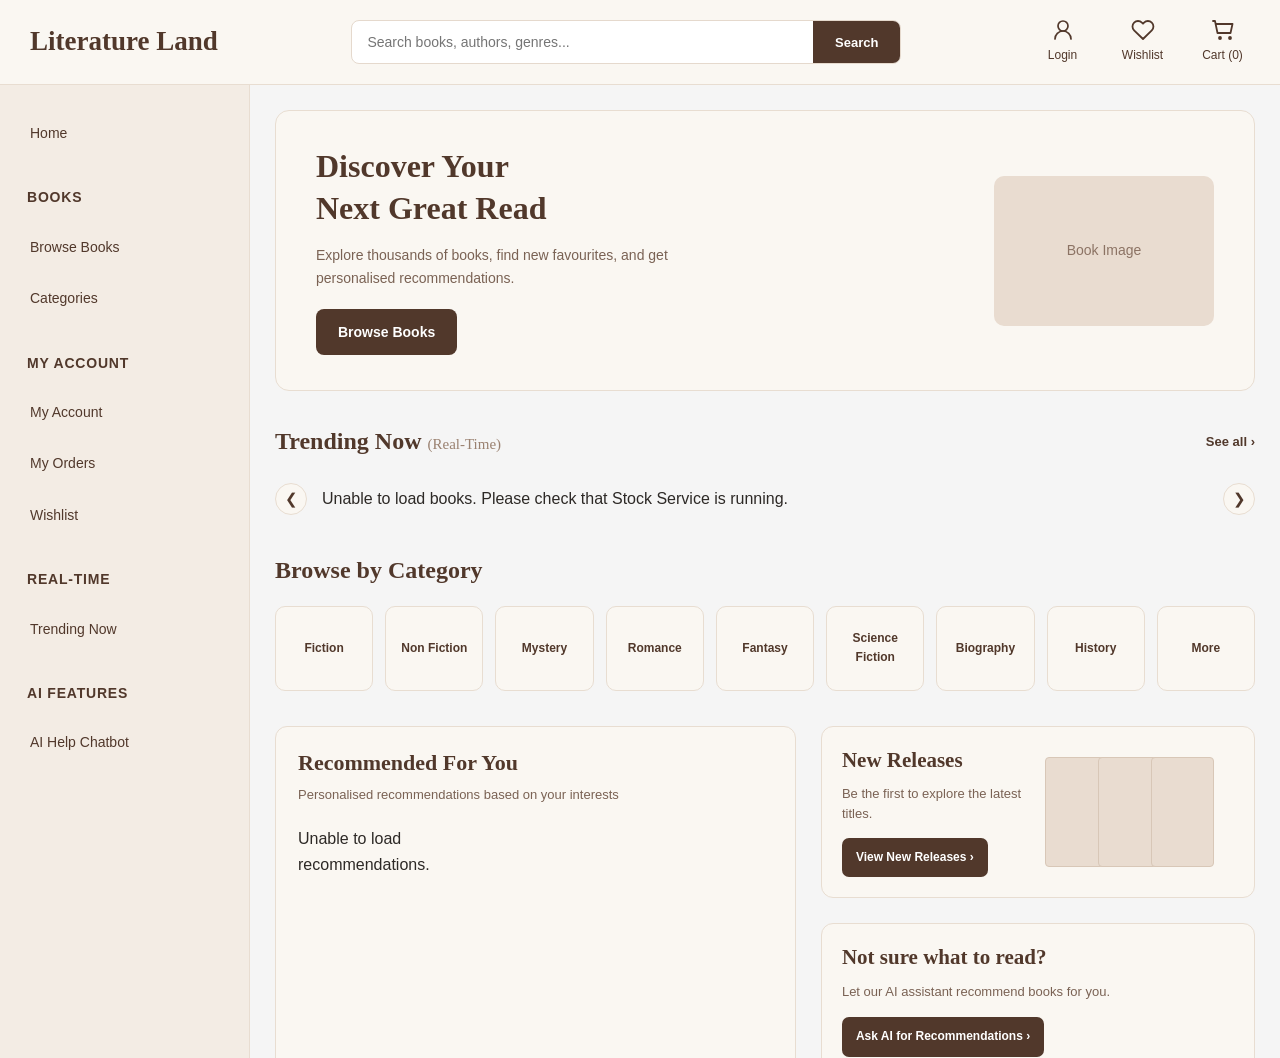
<file: frontend/index.html>
<!DOCTYPE html>
<html lang="en">

<head>
    <meta charset="UTF-8">
    <meta name="viewport" content="width=device-width, initial-scale=1.0">

    <title>Literature Land</title>

    <!-- SEND VISITORS TO THE HOME PAGE -->
    <meta http-equiv="refresh" content="0; url=home/home.html">
</head>

<body>
    <a href="home/home.html">Go to Literature Land</a>
</body>

</html>
</file>
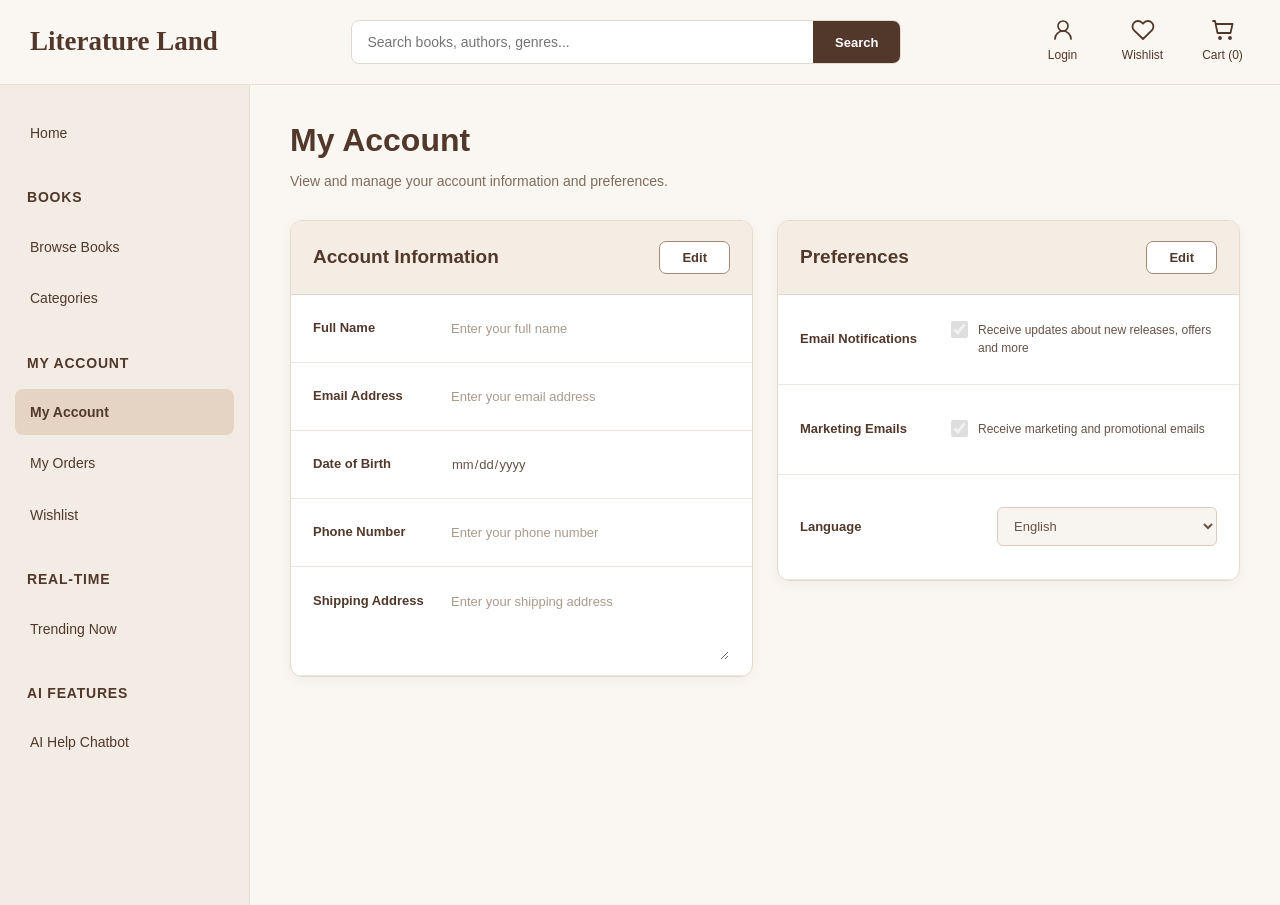
<file: frontend/account/account.html>
<!DOCTYPE html>
<html lang="en">

<head>
    <meta charset="UTF-8">
    <meta name="viewport" content="width=device-width, initial-scale=1.0">

    <title>My Account | Literature Land</title>

    <!-- SHARED STYLES -->
    <link rel="stylesheet" href="../css/global.css">

    <!-- ACCOUNT STYLES -->
    <link rel="stylesheet" href="account.css">
</head>

<body>

    <!-- SHARED HEADER -->
    <div id="header-container"></div>

    <div class="page-container">

        <!-- SHARED SIDEBAR -->
        <aside class="sidebar" id="sidebar-container"></aside>

        <!-- ACCOUNT CONTENT -->
        <main class="account-main">

            <!-- PAGE HEADING -->
            <div class="account-heading">
                <h1>My Account</h1>
                <p>View and manage your account information and preferences.</p>
            </div>

            <!-- ACCOUNT SECTIONS -->
            <div class="account-grid">

                <!-- ACCOUNT INFORMATION -->
                <section class="account-card">

                    <div class="account-card-header">
                        <h2>Account Information</h2>

                        <button
                            type="button"
                            class="account-edit-button"
                            id="editAccountButton">
                            Edit
                        </button>
                    </div>

                    <form id="accountInformationForm">

                        <!-- FULL NAME -->
                        <div class="account-field">
                            <label for="accountFullName">Full Name</label>

                            <input
                                type="text"
                                id="accountFullName"
                                name="fullName"
                                placeholder="Enter your full name"
                                autocomplete="name"
                                required
                                disabled>
                        </div>

                        <!-- EMAIL ADDRESS -->
                        <div class="account-field">
                            <label for="accountEmail">Email Address</label>

                            <input
                                type="email"
                                id="accountEmail"
                                name="email"
                                placeholder="Enter your email address"
                                autocomplete="email"
                                required
                                disabled>
                        </div>

                        <!-- DATE OF BIRTH -->
                        <div class="account-field">
                            <label for="accountDateOfBirth">Date of Birth</label>

                            <input
                                type="date"
                                id="accountDateOfBirth"
                                name="dateOfBirth"
                                disabled>
                        </div>

                        <!-- PHONE NUMBER -->
                        <div class="account-field">
                            <label for="accountPhone">Phone Number</label>

                            <input
                                type="tel"
                                id="accountPhone"
                                name="phone"
                                placeholder="Enter your phone number"
                                autocomplete="tel"
                                disabled>
                        </div>

                        <!-- SHIPPING ADDRESS -->
                        <div class="account-field address-field">
                            <label for="accountShippingAddress">
                                Shipping Address
                            </label>

                            <textarea
                                id="accountShippingAddress"
                                name="shippingAddress"
                                rows="3"
                                placeholder="Enter your shipping address"
                                autocomplete="street-address"
                                disabled></textarea>
                        </div>

                        <!-- ACCOUNT ACTIONS -->
                        <div class="account-actions" id="accountActions" hidden>

                            <button
                                type="button"
                                class="account-cancel-button"
                                id="cancelAccountButton">
                                Cancel
                            </button>

                            <button
                                type="submit"
                                class="account-save-button">
                                Save Changes
                            </button>

                        </div>

                    </form>

                </section>

                <!-- PREFERENCES -->
                <section class="account-card">

                    <div class="account-card-header">
                        <h2>Preferences</h2>

                        <button
                            type="button"
                            class="account-edit-button"
                            id="editPreferencesButton">
                            Edit
                        </button>
                    </div>

                    <form id="preferencesForm">

                        <!-- EMAIL NOTIFICATIONS -->
                        <div class="preference-field">

                            <label for="emailNotifications">
                                Email Notifications
                            </label>

                            <div class="preference-control">
                                <input
                                    type="checkbox"
                                    id="emailNotifications"
                                    name="emailNotifications"
                                    checked
                                    disabled>

                                <label for="emailNotifications">
                                    Receive updates about new releases, offers and more
                                </label>
                            </div>

                        </div>

                        <!-- MARKETING EMAILS -->
                        <div class="preference-field">

                            <label for="marketingEmails">
                                Marketing Emails
                            </label>

                            <div class="preference-control">
                                <input
                                    type="checkbox"
                                    id="marketingEmails"
                                    name="marketingEmails"
                                    checked
                                    disabled>

                                <label for="marketingEmails">
                                    Receive marketing and promotional emails
                                </label>
                            </div>

                        </div>

                        <!-- LANGUAGE -->
                        <div class="preference-field language-field">

                            <label for="accountLanguage">
                                Language
                            </label>

                            <select
                                id="accountLanguage"
                                name="language"
                                disabled>

                                <option value="English">English</option>
                                <option value="Nepali">Nepali</option>
                                <option value="Hindi">Hindi</option>
                                <option value="Spanish">Spanish</option>
                                <option value="French">French</option>

                            </select>

                        </div>

                        <!-- PREFERENCES ACTIONS -->
                        <div
                            class="account-actions"
                            id="preferencesActions"
                            hidden>

                            <button
                                type="button"
                                class="account-cancel-button"
                                id="cancelPreferencesButton">
                                Cancel
                            </button>

                            <button
                                type="submit"
                                class="account-save-button">
                                Save Changes
                            </button>

                        </div>

                    </form>

                </section>

            </div>

            <!-- FEEDBACK MESSAGE -->
            <p
                id="accountMessage"
                class="account-message"
                role="status"
                aria-live="polite"
                hidden></p>

        </main>

    </div>

    <!-- SHARED CART COUNTER -->
    <script src="../components/cart-header.js"></script>

    <!-- ACCOUNT JAVASCRIPT -->
    <script src="account.js"></script>

</body>
</html>
</file>
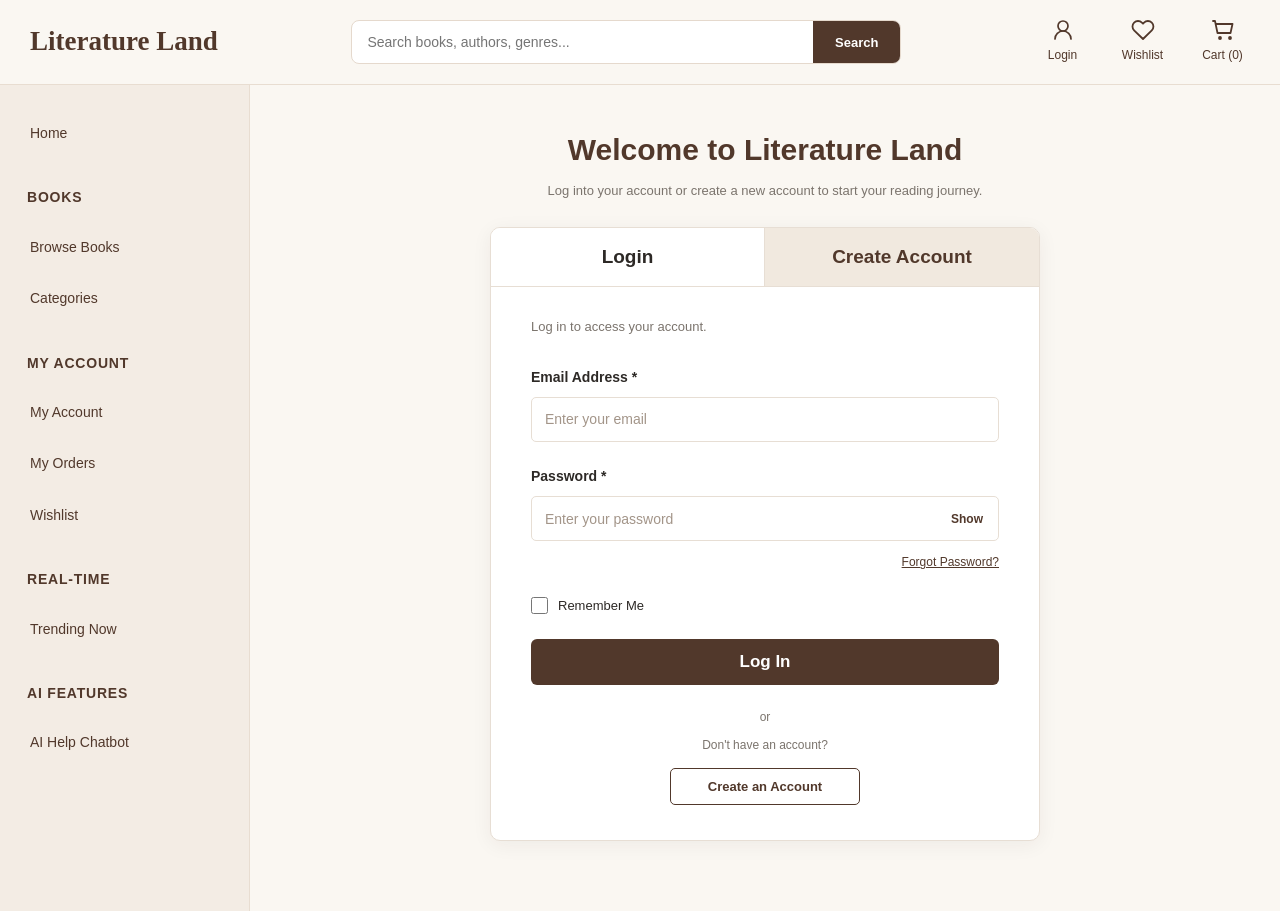
<file: frontend/auth/login.html>
<!DOCTYPE html>
<html lang="en">

<head>
    <meta charset="UTF-8">
    <meta name="viewport" content="width=device-width, initial-scale=1.0">

    <title>Login | Literature Land</title>

    <!-- GLOBAL STYLESHEET -->
    <link rel="stylesheet" href="../css/global.css">

    <!-- LOGIN STYLESHEET -->
    <link rel="stylesheet" href="login.css">

</head>

<body>

    <!-- HEADER -->
    <div id="header-container"></div>

    <!-- PAGE LAYOUT -->
    <div class="page-layout">

        <!-- SIDEBAR -->
        <aside class="sidebar" id="sidebar-container"></aside>

        <!-- MAIN CONTENT -->
        <main class="auth-main">

            <div class="auth-container">

                <!-- PAGE HEADING -->
                <div class="auth-heading">
                    <h1>Welcome to Literature Land</h1>
                    <p>Log into your account or create a new account to start your reading journey.</p>
                </div>

                <!-- ACCOUNT FORM -->
                <div class="auth-card">

                    <!-- TABS -->
                    <div class="auth-tabs">

                        <button type="button" id="loginTab" class="auth-tab active">
                            Login
                        </button>

                        <button type="button" id="registerTab" class="auth-tab">
                            Create Account
                        </button>

                    </div>

                    <!-- LOGIN FORM -->
                    <section class="auth-section" id="loginSection">

                        <p class="form-description">
                            Log in to access your account.
                        </p>

                        <form id="loginForm">

                            <!-- EMAIL -->
                            <div class="form-group">

                                <label for="loginEmail">Email Address *</label>

                                <input
                                    type="email"
                                    id="loginEmail"
                                    name="email"
                                    placeholder="Enter your email"
                                    autocomplete="email"
                                    required
                                >

                            </div>

                            <!-- PASSWORD -->
                            <div class="form-group">

                                <label for="loginPassword">Password *</label>

                                <div class="password-field">

                                    <input
                                        type="password"
                                        id="loginPassword"
                                        name="password"
                                        placeholder="Enter your password"
                                        autocomplete="current-password"
                                        required
                                    >

                                    <button
                                        type="button"
                                        class="toggle-password"
                                        data-target="loginPassword"
                                        aria-label="Show password"
                                    >
                                        Show
                                    </button>

                                </div>

                                <a href="#" id="forgotPassword" class="forgot-password">
                                    Forgot Password?
                                </a>

                            </div>

                            <!-- REMEMBER ME -->
                            <label class="remember-me">

                                <input type="checkbox" id="rememberMe">

                                <span>Remember Me</span>

                            </label>

                            <!-- LOGIN BUTTON -->
                            <button type="submit" class="auth-submit">
                                Log In
                            </button>

                            <!-- CREATE ACCOUNT LINK -->
                            <div class="auth-switch">

                                <p>or</p>
                                <p>Don't have an account?</p>

                                <button type="button" id="showRegister">
                                    Create an Account
                                </button>

                            </div>

                        </form>

                    </section>

                    <!-- CREATE ACCOUNT FORM -->
                    <section class="auth-section" id="registerSection" hidden>

                        <p class="form-description">
                            Join Literature Land and start your reading journey.
                        </p>

                        <form id="registerForm">

                            <!-- FULL NAME -->
                            <div class="form-group">

                                <label for="registerName">Full Name *</label>

                                <input
                                    type="text"
                                    id="registerName"
                                    name="fullName"
                                    placeholder="Enter your full name"
                                    autocomplete="name"
                                    required
                                >

                            </div>

                            <!-- EMAIL -->
                            <div class="form-group">

                                <label for="registerEmail">Email Address *</label>

                                <input
                                    type="email"
                                    id="registerEmail"
                                    name="email"
                                    placeholder="Enter your email"
                                    autocomplete="email"
                                    required
                                >

                            </div>

                            <!-- PASSWORD -->
                            <div class="form-group">

                                <label for="registerPassword">Password *</label>

                                <div class="password-field">

                                    <input
                                        type="password"
                                        id="registerPassword"
                                        name="password"
                                        placeholder="Enter your password"
                                        autocomplete="new-password"
                                        minlength="8"
                                        required
                                    >

                                    <button
                                        type="button"
                                        class="toggle-password"
                                        data-target="registerPassword"
                                        aria-label="Show password"
                                    >
                                        Show
                                    </button>

                                </div>

                            </div>

                            <!-- CONFIRM PASSWORD -->
                            <div class="form-group">

                                <label for="confirmPassword">Confirm Password *</label>

                                <div class="password-field">

                                    <input
                                        type="password"
                                        id="confirmPassword"
                                        name="confirmPassword"
                                        placeholder="Confirm your password"
                                        autocomplete="new-password"
                                        required
                                    >

                                    <button
                                        type="button"
                                        class="toggle-password"
                                        data-target="confirmPassword"
                                        aria-label="Show password"
                                    >
                                        Show
                                    </button>

                                </div>

                            </div>

                            <!-- REGISTER BUTTON -->
                            <button type="submit" class="auth-submit">
                                Create Account
                            </button>

                            <!-- LOGIN LINK -->
                            <div class="auth-switch">

                                <p>Already have an account?</p>

                                <button type="button" id="showLogin">
                                    Log In
                                </button>

                            </div>

                        </form>

                    </section>

                    <!-- FORM MESSAGE -->
                    <p id="authMessage" role="status" aria-live="polite"></p>

                </div>

            </div>

        </main>

    </div>

    <!-- SHARED CART COUNTER -->
    <script src="../components/cart-header.js"></script>

    <!-- AUTH JAVASCRIPT -->
    <script src="login.js"></script>

</body>

</html>
</file>
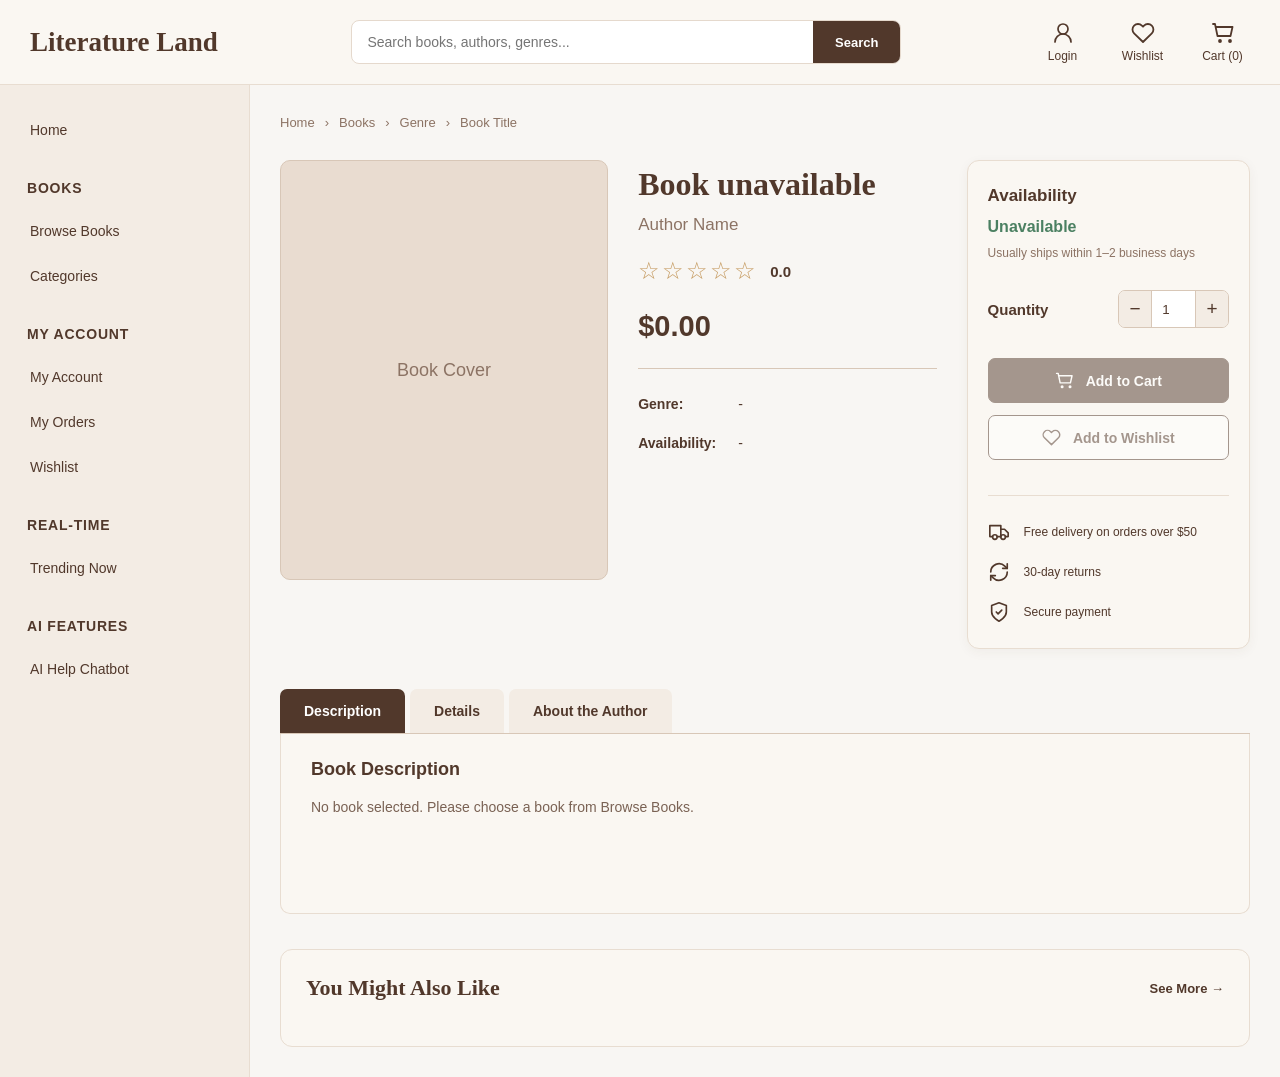
<file: frontend/book-details/book-details.html>
<!DOCTYPE html>
<html lang="en">

<head>
    <meta charset="UTF-8">
    <meta name="viewport" content="width=device-width, initial-scale=1.0">

    <title>Book Details | Literature Land</title>

    <!-- SHARED HEADER AND SIDEBAR STYLES -->
    <link rel="stylesheet" href="../browse/browse.css">

    <!-- BOOK DETAILS STYLES -->
    <link rel="stylesheet" href="book-details.css">
</head>

<body>

    <!-- HEADER -->
    <div id="header-container"></div>

    <!-- PAGE CONTAINER -->
    <div class="page-container">

        <!-- SIDEBAR -->
        <aside class="sidebar" id="sidebar-container"></aside>

        <!-- MAIN CONTENT -->
        <main class="main-content">

            <!-- BREADCRUMB -->
            <nav class="breadcrumb">
                <a href="../home/home.html">Home</a>
                <span>›</span>
                <a href="../browse/browse.html">Books</a>
                <span>›</span>
                <span id="breadcrumbGenre">Genre</span>
                <span>›</span>
                <span id="breadcrumbTitle">Book Title</span>
            </nav>

            <!-- BOOK DETAILS SECTION -->
            <section class="book-details-section">

                <!-- BOOK COVER -->
                <div class="book-images">

                    <div class="main-book-cover" id="bookCover">
                        Book Cover
                    </div>

                </div>

                <!-- BOOK INFORMATION -->
                <div class="book-information">

                    <h1 id="bookTitle">Book Title</h1>

                    <p class="book-author" id="bookAuthor">
                        Author Name
                    </p>

                    <!-- BOOK RATING -->
                    <div class="book-rating">
                        <span class="rating-stars" id="bookStars">☆☆☆☆☆</span>
                        <span class="rating-number" id="bookRating">0.0</span>
                    </div>

                    <!-- BOOK PRICE -->
                    <p class="book-price" id="bookPrice">$0.00</p>

                    <hr class="details-divider">

                    <!-- ADDITIONAL BOOK INFORMATION -->
                    <div class="book-metadata">

                        <p>
                            <strong>Genre:</strong>
                            <span id="bookGenre">-</span>
                        </p>

                        <p>
                            <strong>Availability:</strong>
                            <span id="bookAvailability">-</span>
                        </p>

                    </div>

                </div>

                <!-- PURCHASE PANEL -->
                <div class="purchase-panel">

                    <!-- STOCK STATUS -->
                    <div class="stock-status">
                        <h3>Availability</h3>
                        <p id="stockStatus">Checking stock...</p>
                        <span id="stockQuantity"></span>

                        <!-- SHIPPING INFORMATION -->
                        <p class="shipping-message">
                            Usually ships within 1–2 business days
                        </p>
                    </div>

                    <!-- QUANTITY SELECTOR -->
                    <div class="quantity-section">

                        <label for="quantityInput">Quantity</label>

                        <div class="quantity-controls">

                            <button type="button" id="decreaseQuantity">
                                −
                            </button>

                            <input type="number" id="quantityInput" value="1" min="1" readonly>

                            <button type="button" id="increaseQuantity">
                                +
                            </button>

                        </div>

                    </div>

                    <!-- ADD TO CART -->
                    <button class="add-cart-button" id="addToCart" type="button">
                        <img src="../assets/icons/shopping-cart.svg" alt="">
                        Add to Cart
                    </button>

                    <!-- ADD TO WISHLIST -->
                    <button class="add-wishlist-button" id="addToWishlist" type="button">
                        <img src="../assets/icons/heart.svg" alt="">
                        Add to Wishlist
                    </button>

                    <!-- DELIVERY AND PAYMENT INFORMATION -->
                    <div class="purchase-benefits">

                        <div class="benefit-item">
                            <img src="../assets/icons/truck.svg" alt="">
                            <span>Free delivery on orders over $50</span>
                        </div>

                        <div class="benefit-item">
                            <img src="../assets/icons/refresh-cw.svg" alt="">
                            <span>30-day returns</span>
                        </div>

                        <div class="benefit-item">
                            <img src="../assets/icons/shield-check.svg" alt="">
                            <span>Secure payment</span>
                        </div>

                    </div>

                </div>

            </section>

            <!-- BOOK INFORMATION TABS -->
            <section class="book-tabs-section">

                <!-- TAB BUTTONS -->
                <div class="tabs">

                    <button class="tab-button active" data-tab="description" type="button">
                        Description
                    </button>

                    <button class="tab-button" data-tab="details" type="button">
                        Details
                    </button>

                    <button class="tab-button" data-tab="author" type="button">
                        About the Author
                    </button>

                </div>

                <!-- DESCRIPTION -->
                <div class="tab-content active" id="description">

                    <h3>Book Description</h3>

                    <p id="bookDescription">
                        Book description will appear here.
                    </p>

                </div>

                <!-- DETAILS -->
                <div class="tab-content" id="details">

                    <h3>Book Details</h3>

                    <p>
                        <strong>Title:</strong>
                        <span id="detailTitle">-</span>
                    </p>

                    <p>
                        <strong>Author:</strong>
                        <span id="detailAuthor">-</span>
                    </p>

                    <p>
                        <strong>Genre:</strong>
                        <span id="detailGenre">-</span>
                    </p>

                    <p>
                        <strong>Price:</strong>
                        <span id="detailPrice">-</span>
                    </p>

                </div>

                <!-- ABOUT THE AUTHOR -->
                <div class="tab-content" id="author">

                    <h3>About the Author</h3>

                    <p id="authorDescription">
                        Author information is not available yet.
                    </p>

                </div>

            </section>

            <!-- RECOMMENDED BOOKS -->
            <section class="recommended-section">

                <div class="section-heading">

                    <h2>You Might Also Like</h2>

                    <a href="../browse/browse.html" class="see-more">
                        See More →
                    </a>

                </div>

                <!-- RECOMMENDED BOOKS FROM BACKEND -->
                <div class="recommended-books" id="recommendedBooks"></div>

            </section>

        </main>

    </div>

    <!-- SHARED CART COUNTER -->
    <script src="../components/cart-header.js"></script>

    <!-- SHARED WISHLIST MANAGER -->
    <script src="../components/wishlist-manager.js"></script>

    <!-- BOOK DETAILS JAVASCRIPT -->
    <script src="book-details.js"></script>

</body>

</html>
</file>
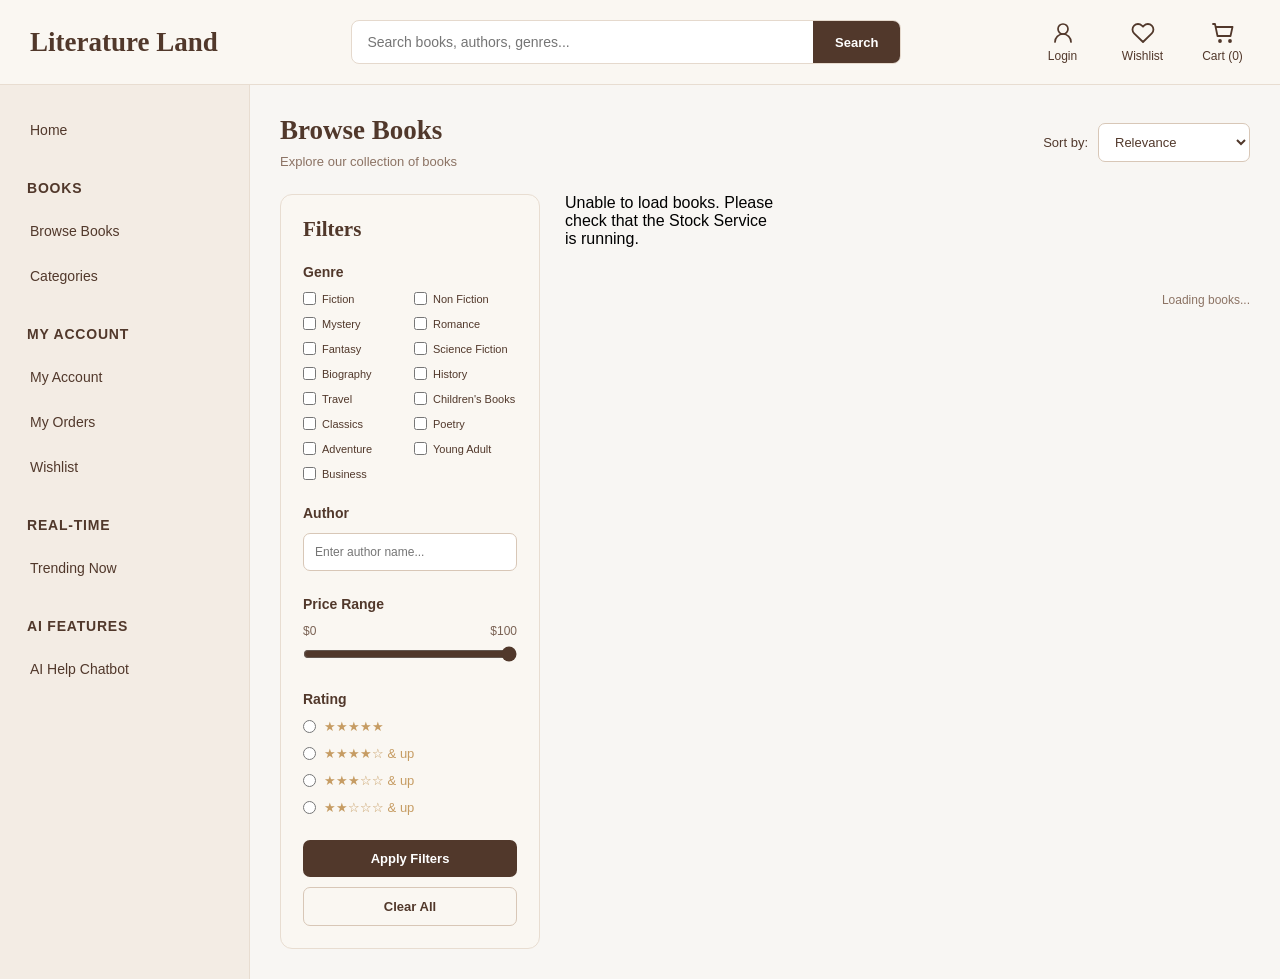
<file: frontend/browse/browse.html>
<!DOCTYPE html>
<html lang="en">

<head>
    <meta charset="UTF-8">
    <meta name="viewport" content="width=device-width, initial-scale=1.0">

    <title>Browse Books | Literature Land</title>

    <!-- CSS -->
    <link rel="stylesheet" href="browse.css">
</head>

<body>

    <!-- HEADER -->
    <div id="header-container"></div>

    <!-- PAGE CONTAINER -->
    <div class="page-container">

        <!-- SIDEBAR -->
        <aside class="sidebar" id="sidebar-container"></aside>

        <!-- MAIN CONTENT -->
        <main class="main-content">

            <!-- SEARCH RESULTS HEADER -->
            <div class="results-header">

                <div>
                    <h1>Browse Books</h1>
                    <p id="resultsCount">Explore our collection of books</p>
                </div>

                <!-- SORT BOOKS -->
                <div class="sort-container">

                    <label for="sortBooks">Sort by:</label>

                    <select id="sortBooks">
                        <option value="relevance">Relevance</option>
                        <option value="price-low">Price: Low to High</option>
                        <option value="price-high">Price: High to Low</option>
                        <option value="rating">Highest Rated</option>
                        <option value="newest">Newest</option>
                    </select>

                </div>

            </div>

            <!-- BROWSE CONTENT -->
            <div class="browse-content">

                <!-- FILTER PANEL -->
                <aside class="filter-panel">

                    <h2>Filters</h2>

                    <!-- GENRE FILTER -->
                    <div class="filter-group">

                        <h3>Genre</h3>

                        <div class="genre-options">

                            <label>
                                <input type="checkbox" value="Fiction">
                                Fiction
                            </label>

                            <label>
                                <input type="checkbox" value="Non Fiction">
                                Non Fiction
                            </label>

                            <label>
                                <input type="checkbox" value="Mystery">
                                Mystery
                            </label>

                            <label>
                                <input type="checkbox" value="Romance">
                                Romance
                            </label>

                            <label>
                                <input type="checkbox" value="Fantasy">
                                Fantasy
                            </label>

                            <label>
                                <input type="checkbox" value="Science Fiction">
                                Science Fiction
                            </label>

                            <label>
                                <input type="checkbox" value="Biography">
                                Biography
                            </label>

                            <label>
                                <input type="checkbox" value="History">
                                History
                            </label>

                            <label>
                                <input type="checkbox" value="Travel">
                                Travel
                            </label>

                            <label>
                                <input type="checkbox" value="Children's Books">
                                Children's Books
                            </label>

                            <label>
                                <input type="checkbox" value="Classics">
                                Classics
                            </label>

                            <label>
                                <input type="checkbox" value="Poetry">
                                Poetry
                            </label>

                            <label>
                                <input type="checkbox" value="Adventure">
                                Adventure
                            </label>

                            <label>
                                <input type="checkbox" value="Young Adult">
                                Young Adult
                            </label>

                            <label>
                                <input type="checkbox" value="Business">
                                Business
                            </label>

                        </div>

                    </div>

                    <!-- AUTHOR FILTER -->
                    <div class="filter-group">

                        <h3>Author</h3>

                        <input
                            type="text"
                            id="authorFilter"
                            placeholder="Enter author name..."
                        >

                    </div>

                    <!-- PRICE FILTER -->
                    <div class="filter-group">

                        <h3>Price Range</h3>

                        <div class="price-labels">
                            <span>$0</span>
                            <span id="priceValue">$100</span>
                        </div>

                        <input
                            type="range"
                            id="priceFilter"
                            min="0"
                            max="100"
                            value="100"
                        >

                    </div>

                    <!-- RATING FILTER -->
                    <div class="filter-group">

                        <h3>Rating</h3>

                        <div class="rating-options">

                            <label>
                                <input type="radio" name="rating" value="5">
                                ★★★★★
                            </label>

                            <label>
                                <input type="radio" name="rating" value="4">
                                ★★★★☆ & up
                            </label>

                            <label>
                                <input type="radio" name="rating" value="3">
                                ★★★☆☆ & up
                            </label>

                            <label>
                                <input type="radio" name="rating" value="2">
                                ★★☆☆☆ & up
                            </label>

                        </div>

                    </div>

                    <!-- FILTER BUTTONS -->
                    <div class="filter-buttons">

                        <button id="applyFilters" type="button">
                            Apply Filters
                        </button>

                        <button id="clearFilters" type="button">
                            Clear All
                        </button>

                    </div>

                </aside>

                <!-- BOOK RESULTS -->
                <section class="books-section">

                    <!-- BOOK GRID -->
                    <div class="books-grid" id="booksGrid">

                        <!-- BOOKS WILL BE DISPLAYED HERE -->

                    </div>

                    <!-- PAGINATION -->
                    <div class="pagination">

                        <!-- PAGE BUTTONS ADDED BY JAVASCRIPT -->

                    </div>

                    <!-- RESULTS INFORMATION -->
                    <p class="results-info" id="resultsInfo">
                        Loading books...
                    </p>

                </section>

            </div>

        </main>

    </div>

    <!-- SHARED CART COUNTER -->
    <script src="../components/cart-header.js"></script>

    <!-- SHARED WISHLIST MANAGER -->
    <script src="../components/wishlist-manager.js"></script>

    <!-- BROWSE BOOKS JAVASCRIPT -->
    <script src="browse.js"></script>

</body>

</html>
</file>
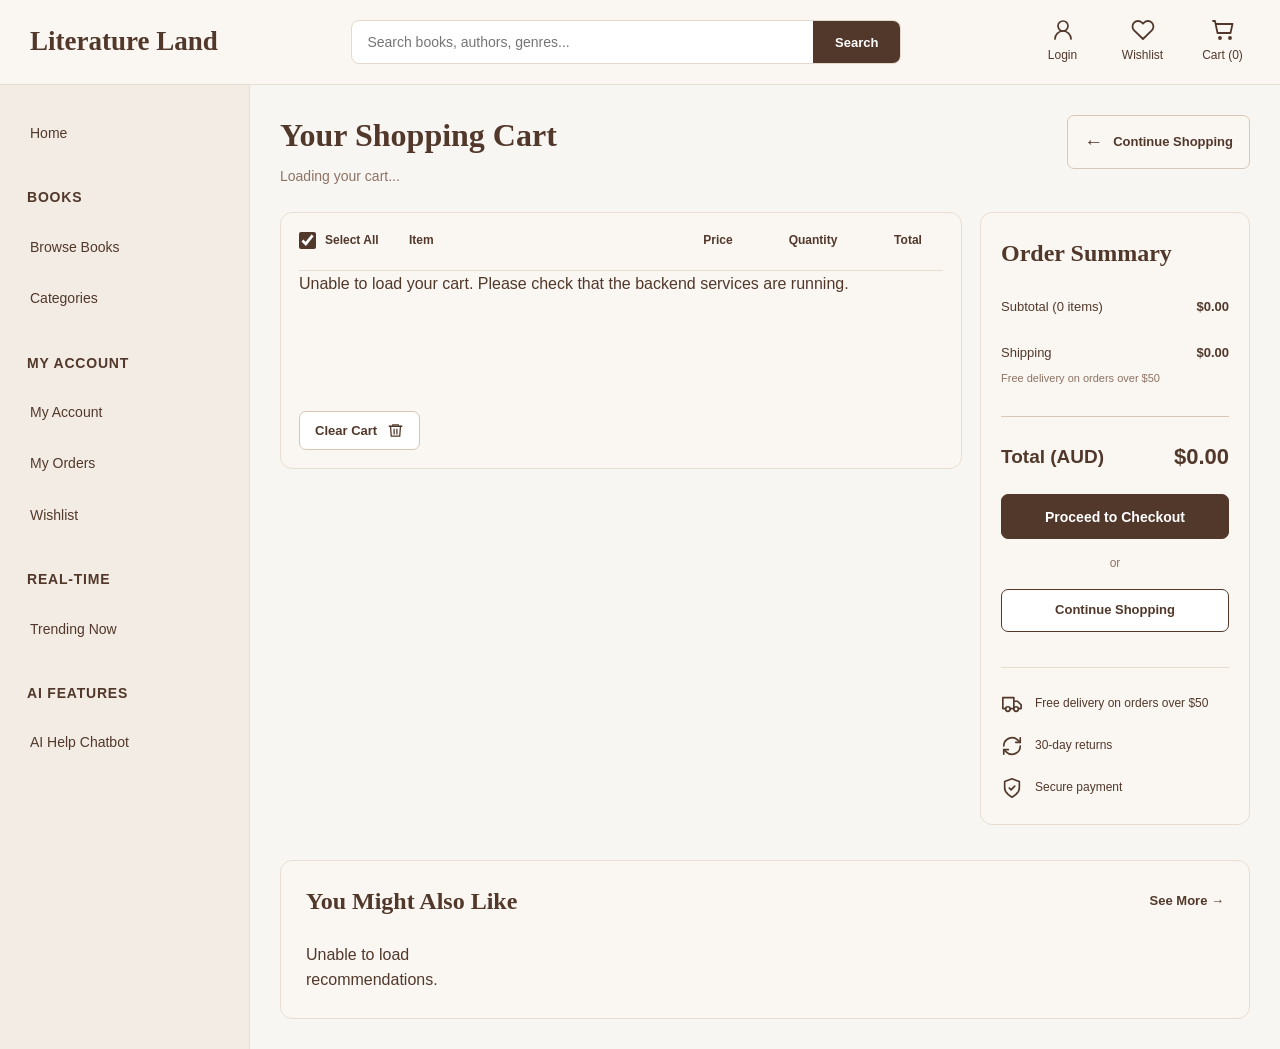
<file: frontend/cart/cart.html>
<!DOCTYPE html>
<html lang="en">

<head>
    <meta charset="UTF-8">
    <meta name="viewport" content="width=device-width, initial-scale=1.0">

    <title>Shopping Cart | Literature Land</title>

    <!-- GLOBAL STYLESHEET -->
    <link rel="stylesheet" href="../css/global.css">

    <!-- CART STYLESHEET -->
    <link rel="stylesheet" href="cart.css">
    
</head>

<body>

    <!-- HEADER -->
    <div id="header-container"></div>

    <!-- PAGE CONTAINER -->
    <div class="page-container">

        <!-- SIDEBAR -->
        <aside class="sidebar" id="sidebar-container"></aside>

        <!-- MAIN CONTENT -->
        <main class="main-content">

            <!-- PAGE HEADING -->
            <div class="cart-page-heading">

                <div>
                    <h1>Your Shopping Cart</h1>
                    <p id="cartItemCount">Loading your cart...</p>
                </div>

                <a href="../browse/browse.html" class="continue-shopping-top">
                    <span>←</span>
                    Continue Shopping
                </a>

            </div>

            <!-- CART CONTENT -->
            <div class="cart-layout">

                <!-- CART ITEMS PANEL -->
                <section class="cart-items-panel">

                    <!-- CART TABLE HEADER -->
                    <div class="cart-table-header">

                        <label class="select-all-label">
                            <input type="checkbox" id="selectAll" checked>
                            <span>Select All</span>
                        </label>

                        <span>Item</span>
                        <span>Price</span>
                        <span>Quantity</span>
                        <span>Total</span>

                    </div>

                    <!-- CART ITEMS FROM BACKEND -->
                    <div id="cartItems">

                        <p class="cart-loading">
                            Loading cart items...
                        </p>

                    </div>

                    <!-- CART ACTIONS -->
                    <div class="cart-actions">

                        <button type="button" id="clearCart" class="clear-cart-button">

                            Clear Cart

                            <img src="../assets/icons/trash-2.svg" alt="">

                        </button>

                    </div>

                </section>

                <!-- ORDER SUMMARY -->
                <aside class="order-summary">

                    <h2>Order Summary</h2>

                    <!-- SUBTOTAL -->
                    <div class="summary-row">

                        <span id="subtotalLabel">Subtotal (0 items)</span>

                        <span id="subtotalAmount">$0.00</span>

                    </div>

                    <!-- SHIPPING -->
                    <div class="summary-row shipping-row">

                        <div>
                            <span>Shipping</span>
                            <small>Free delivery on orders over $50</small>
                        </div>

                        <span id="shippingAmount">$0.00</span>

                    </div>

                    <!-- TOTAL -->
                    <div class="summary-total">

                        <strong>Total (AUD)</strong>

                        <strong id="cartTotal">$0.00</strong>

                    </div>

                    <!-- CHECKOUT -->
                    <button type="button" id="checkoutButton" class="checkout-button">

                        Proceed to Checkout

                    </button>

                    <p class="shopping-divider">or</p>

                    <!-- CONTINUE SHOPPING -->
                    <a href="../browse/browse.html" class="continue-shopping-button">

                        Continue Shopping

                    </a>

                    <!-- DELIVERY INFORMATION -->
                    <div class="cart-benefits">

                        <div class="benefit-item">
                            <img src="../assets/icons/truck.svg" alt="">
                            <span>Free delivery on orders over $50</span>
                        </div>

                        <div class="benefit-item">
                            <img src="../assets/icons/refresh-cw.svg" alt="">
                            <span>30-day returns</span>
                        </div>

                        <div class="benefit-item">
                            <img src="../assets/icons/shield-check.svg" alt="">
                            <span>Secure payment</span>
                        </div>

                    </div>

                </aside>

            </div>

            <!-- RECOMMENDED BOOKS -->
            <section class="cart-recommended-section">

                <div class="cart-section-heading">

                    <h2>You Might Also Like</h2>

                    <a href="../browse/browse.html" class="see-more">
                        See More →
                    </a>

                </div>

                <!-- RECOMMENDED BOOKS FROM STOCK SERVICE -->
                <div class="cart-recommended-books" id="recommendedBooks">

                    <!-- BOOKS WILL BE ADDED HERE USING JAVASCRIPT -->

                </div>

            </section>

        </main>

    </div>

    <!-- SHARED CART COUNTER -->
    <script src="../components/cart-header.js"></script>

    <!-- SHOPPING CART JAVASCRIPT -->
    <script src="cart.js"></script>

</body>

</html>
</file>
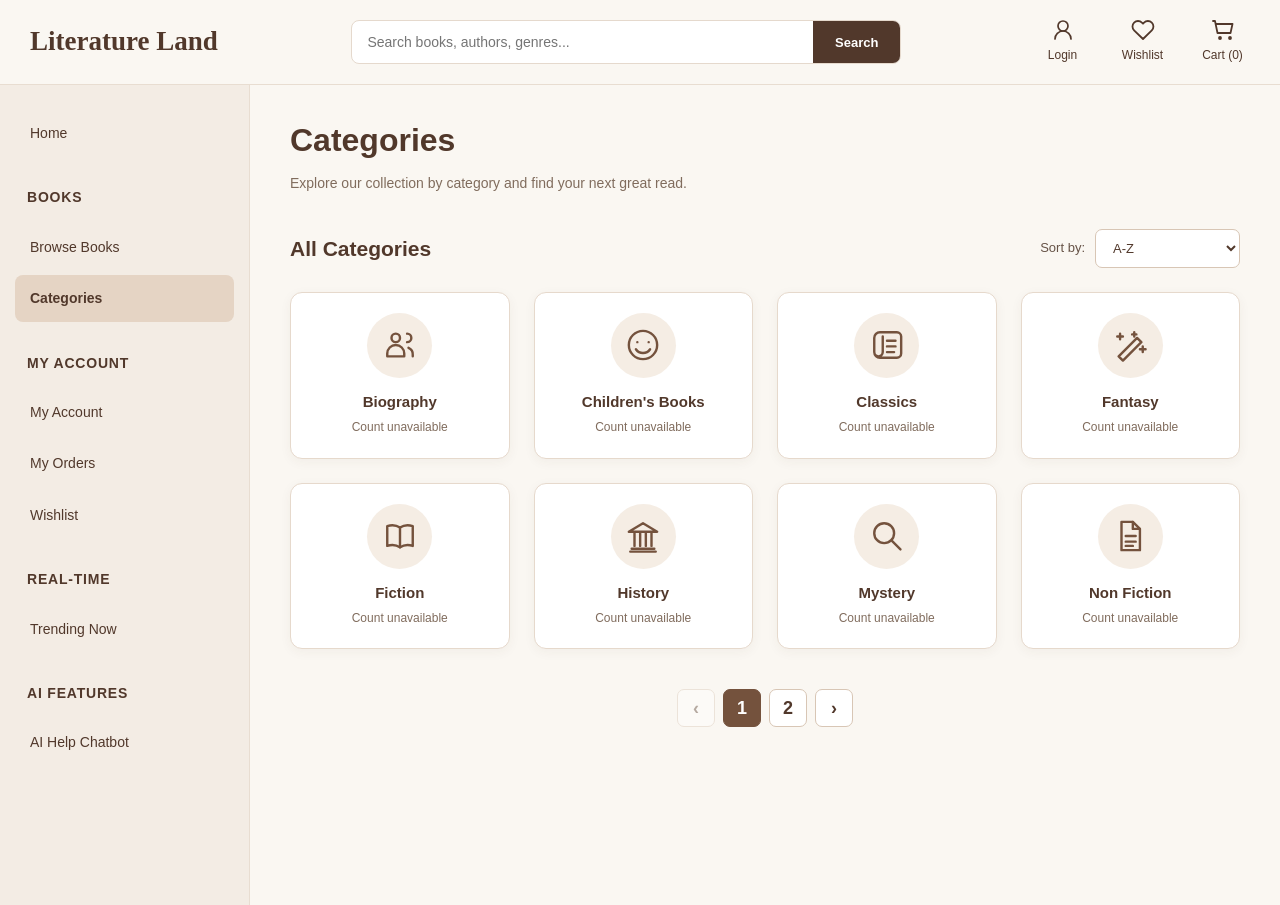
<file: frontend/categories/categories.html>
<!DOCTYPE html>
<html lang="en">

<head>
    <meta charset="UTF-8">
    <meta name="viewport" content="width=device-width, initial-scale=1.0">

    <title>Categories | Literature Land</title>

    <!-- SHARED CSS -->
    <link rel="stylesheet" href="../css/global.css">

    <!-- CATEGORIES CSS -->
    <link rel="stylesheet" href="categories.css">
</head>

<body>

    <!-- HEADER -->
    <div id="header-container"></div>

    <div class="page-container">

        <!-- SIDEBAR -->
        <aside class="sidebar" id="sidebar-container"></aside>

        <!-- MAIN CONTENT -->
        <main class="categories-main">

            <!-- PAGE HEADING -->
            <div class="categories-heading">
                <h1>Categories</h1>
                <p>Explore our collection by category and find your next great read.</p>
            </div>

            <!-- CATEGORIES SECTION -->
            <section class="categories-section">

                <!-- SECTION HEADER -->
                <div class="categories-section-header">

                    <h2>All Categories</h2>

                    <!-- SORT -->
                    <div class="categories-sort">

                        <label for="categorySort">Sort by:</label>

                        <select id="categorySort">
                            <option value="az">A-Z</option>
                            <option value="za">Z-A</option>
                            <option value="most">Most Books</option>
                            <option value="least">Least Books</option>
                        </select>

                    </div>

                </div>

                <!-- CATEGORY GRID -->
                <div class="categories-grid" id="categoriesGrid">

                    <!-- FICTION -->
                    <a href="../browse/browse.html?genre=Fiction" class="category-card" data-category="Fiction"
                        data-count="1240">

                        <div class="category-icon">
                            <img src="../assets/icons/fiction.svg" alt="">
                        </div>

                        <h3>Fiction</h3>
                        <p>1240 books</p>

                    </a>

                    <!-- NON FICTION -->
                    <a href="../browse/browse.html?genre=Non%20Fiction" class="category-card"
                        data-category="Non Fiction" data-count="980">

                        <div class="category-icon">
                            <img src="../assets/icons/non-fiction.svg" alt="">
                        </div>

                        <h3>Non Fiction</h3>
                        <p>980 books</p>

                    </a>

                    <!-- MYSTERY -->
                    <a href="../browse/browse.html?genre=Mystery" class="category-card" data-category="Mystery"
                        data-count="650">

                        <div class="category-icon">
                            <img src="../assets/icons/mystery.svg" alt="">
                        </div>

                        <h3>Mystery</h3>
                        <p>650 books</p>

                    </a>

                    <!-- ROMANCE -->
                    <a href="../browse/browse.html?genre=Romance" class="category-card" data-category="Romance"
                        data-count="970">

                        <div class="category-icon">
                            <img src="../assets/icons/romance.svg" alt="">
                        </div>

                        <h3>Romance</h3>
                        <p>970 books</p>

                    </a>

                    <!-- FANTASY -->
                    <a href="../browse/browse.html?genre=Fantasy" class="category-card" data-category="Fantasy"
                        data-count="650">

                        <div class="category-icon">
                            <img src="../assets/icons/fantasy.svg" alt="">
                        </div>

                        <h3>Fantasy</h3>
                        <p>650 books</p>

                    </a>

                    <!-- SCIENCE FICTION -->
                    <a href="../browse/browse.html?genre=Science%20Fiction" class="category-card"
                        data-category="Science Fiction" data-count="405">

                        <div class="category-icon">
                            <img src="../assets/icons/science-fiction.svg" alt="">
                        </div>

                        <h3>Science Fiction</h3>
                        <p>405 books</p>

                    </a>

                    <!-- BIOGRAPHY -->
                    <a href="../browse/browse.html?genre=Biography" class="category-card" data-category="Biography"
                        data-count="200">

                        <div class="category-icon">
                            <img src="../assets/icons/biography.svg" alt="">
                        </div>

                        <h3>Biography</h3>
                        <p>200 books</p>

                    </a>

                    <!-- HISTORY -->
                    <a href="../browse/browse.html?genre=History" class="category-card" data-category="History"
                        data-count="333">

                        <div class="category-icon">
                            <img src="../assets/icons/history.svg" alt="">
                        </div>

                        <h3>History</h3>
                        <p>333 books</p>

                    </a>

                    <!-- TRAVEL -->
                    <a href="../browse/browse.html?genre=Travel" class="category-card" data-category="Travel"
                        data-count="500">

                        <div class="category-icon">
                            <img src="../assets/icons/travel.svg" alt="">
                        </div>

                        <h3>Travel</h3>
                        <p>500 books</p>

                    </a>

                    <!-- CHILDREN'S BOOKS -->
                    <a href="../browse/browse.html?genre=Children%27s%20Books" class="category-card"
                        data-category="Children's Books" data-count="1390">

                        <div class="category-icon">
                            <img src="../assets/icons/childrens-books.svg" alt="">
                        </div>

                        <h3>Children's Books</h3>
                        <p>1390 books</p>

                    </a>

                    <!-- CLASSICS -->
                    <a href="../browse/browse.html?genre=Classics" class="category-card" data-category="Classics"
                        data-count="200">

                        <div class="category-icon">
                            <img src="../assets/icons/classics.svg" alt="">
                        </div>

                        <h3>Classics</h3>
                        <p>200 books</p>

                    </a>

                    <!-- POETRY -->
                    <a href="../browse/browse.html?genre=Poetry" class="category-card" data-category="Poetry"
                        data-count="200">

                        <div class="category-icon">
                            <img src="../assets/icons/poetry.svg" alt="">
                        </div>

                        <h3>Poetry</h3>
                        <p>200 books</p>

                    </a>

                </div>

                <!-- PAGINATION -->
                <div class="categories-pagination" id="categoriesPagination">

                    <!-- PREVIOUS PAGE -->
                    <button type="button" id="previousCategories">
                        ‹
                    </button>

                    <!-- PAGE NUMBERS -->
                    <div id="categoryPageNumbers" class="category-page-numbers"></div>

                    <!-- NEXT PAGE -->
                    <button type="button" id="nextCategories">
                        ›
                    </button>

                </div>

            </section>

        </main>

    </div>

    <!-- SHARED CART COUNTER -->
    <script src="../components/cart-header.js"></script>

    <!-- SHARED WISHLIST MANAGER -->
    <script src="../components/wishlist-manager.js"></script>

    <!-- CATEGORIES JAVASCRIPT -->
    <script src="categories.js"></script>

</body>

</html>
</file>
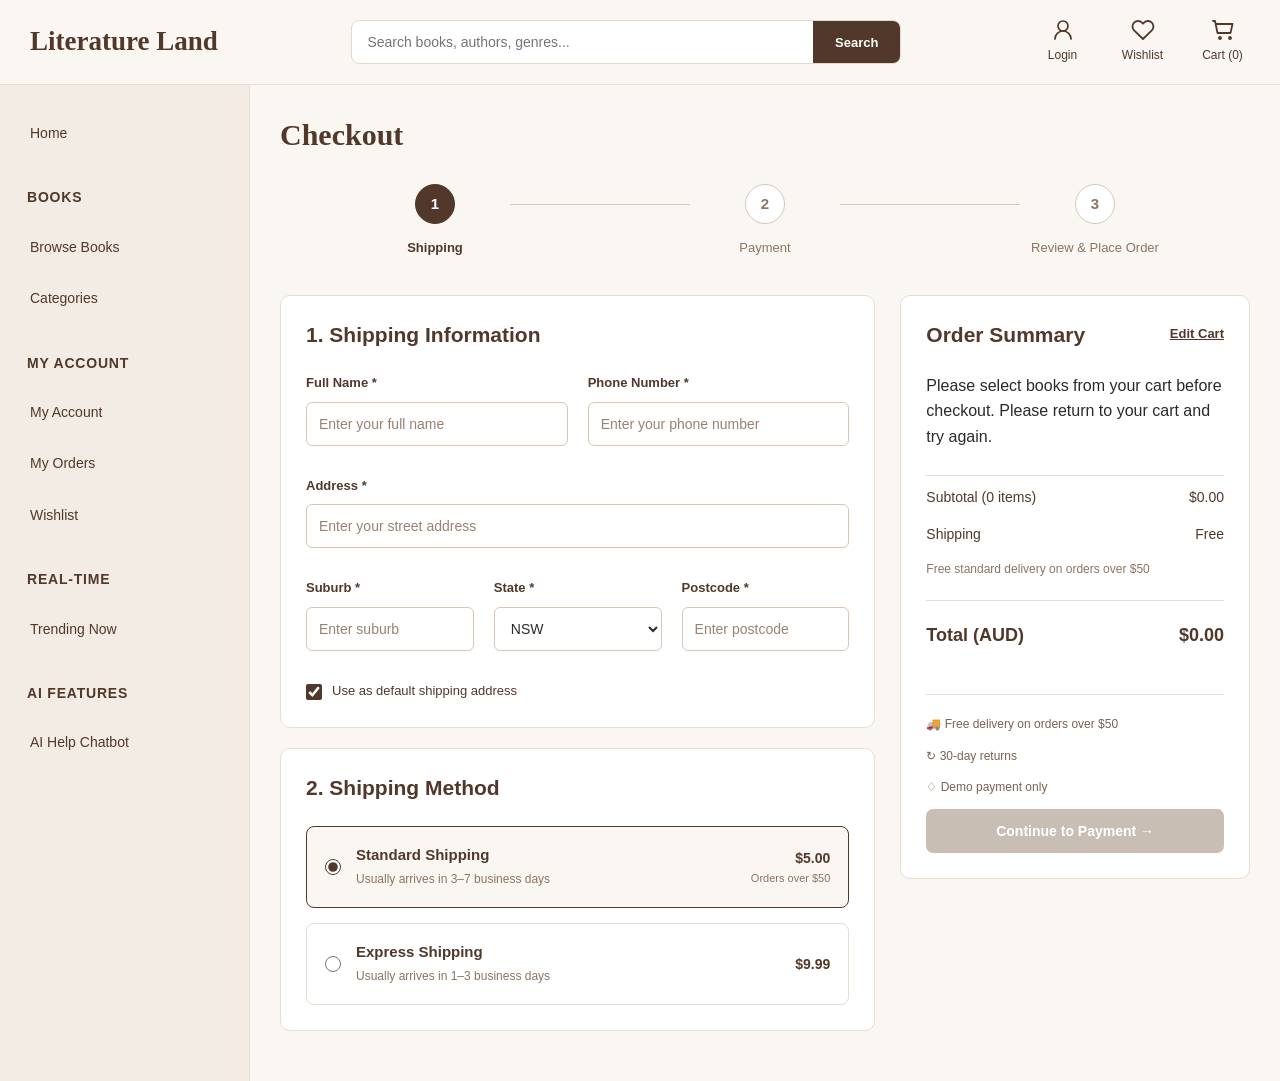
<file: frontend/checkout/checkout.html>
<!DOCTYPE html>
<html lang="en">

<head>
    <meta charset="UTF-8">
    <meta name="viewport" content="width=device-width, initial-scale=1.0">

    <title>Checkout | Literature Land</title>

    <!-- GLOBAL STYLESHEET -->
    <link rel="stylesheet" href="../css/global.css">

    <!-- CHECKOUT STYLESHEET -->
    <link rel="stylesheet" href="checkout.css">

</head>

<body>

    <!-- SHARED HEADER -->
    <div id="header-container"></div>

    <!-- PAGE LAYOUT -->
    <div class="page-layout">

        <!-- SHARED SIDEBAR -->
        <div id="sidebar-container"></div>

        <!-- MAIN CONTENT -->
        <main class="checkout-main">

            <h1>Checkout</h1>

            <!-- CHECKOUT PROGRESS -->
            <div class="checkout-progress">

                <div class="progress-step active" data-step="1">
                    <div class="step-number">1</div>
                    <span>Shipping</span>
                </div>

                <div class="progress-line"></div>

                <div class="progress-step" data-step="2">
                    <div class="step-number">2</div>
                    <span>Payment</span>
                </div>

                <div class="progress-line"></div>

                <div class="progress-step" data-step="3">
                    <div class="step-number">3</div>
                    <span>Review & Place Order</span>
                </div>

            </div>

            <!-- CHECKOUT CONTENT -->
            <div class="checkout-content">

                <!-- LEFT COLUMN -->
                <div class="checkout-left">

                    <!-- SHIPPING INFORMATION -->
                    <section class="checkout-section" id="shippingInformationSection">

                        <h2>1. Shipping Information</h2>

                        <form id="shippingForm">

                            <!-- NAME AND PHONE -->
                            <div class="form-row">

                                <div class="form-group">
                                    <label for="fullName">Full Name *</label>

                                    <input type="text" id="fullName" name="fullName" placeholder="Enter your full name"
                                        autocomplete="name" required>
                                </div>

                                <div class="form-group">
                                    <label for="phoneNumber">Phone Number *</label>

                                    <input type="tel" id="phoneNumber" name="phoneNumber"
                                        placeholder="Enter your phone number" autocomplete="tel" required>
                                </div>

                            </div>

                            <!-- ADDRESS -->
                            <div class="form-group">

                                <label for="streetAddress">Address *</label>

                                <input type="text" id="streetAddress" name="streetAddress"
                                    placeholder="Enter your street address" autocomplete="street-address" required>

                            </div>

                            <!-- SUBURB, STATE AND POSTCODE -->
                            <div class="form-row address-row">

                                <div class="form-group">

                                    <label for="suburb">Suburb *</label>

                                    <input type="text" id="suburb" name="suburb" placeholder="Enter suburb" required>

                                </div>

                                <div class="form-group">

                                    <label for="state">State *</label>

                                    <select id="state" name="state" required>
                                        <option value="NSW">NSW</option>
                                        <option value="VIC">VIC</option>
                                        <option value="QLD">QLD</option>
                                        <option value="WA">WA</option>
                                        <option value="SA">SA</option>
                                        <option value="TAS">TAS</option>
                                        <option value="ACT">ACT</option>
                                        <option value="NT">NT</option>
                                    </select>

                                </div>

                                <div class="form-group">

                                    <label for="postcode">Postcode *</label>

                                    <input type="text" id="postcode" name="postcode" placeholder="Enter postcode"
                                        inputmode="numeric" maxlength="4" pattern="[0-9]{4}" required>

                                </div>

                            </div>

                            <!-- DEFAULT ADDRESS -->
                            <label class="default-address">

                                <input type="checkbox" id="defaultAddress" name="defaultAddress" checked>

                                <span>Use as default shipping address</span>

                            </label>

                        </form>

                    </section>

                    <!-- SHIPPING METHOD -->
                    <section class="checkout-section" id="shippingMethodSection">

                        <h2>2. Shipping Method</h2>

                        <div class="shipping-options">

                            <!-- STANDARD SHIPPING -->
                            <label class="shipping-option selected">

                                <input type="radio" name="shippingMethod" value="standard" checked>

                                <div class="shipping-details">

                                    <h3>Standard Shipping</h3>
                                    <p>Usually arrives in 3–7 business days</p>

                                </div>

                                <div class="shipping-price">
                                    <strong id="standardShippingPrice">Free</strong>
                                    <span>Orders over $50</span>
                                </div>

                            </label>

                            <!-- EXPRESS SHIPPING -->
                            <label class="shipping-option">

                                <input type="radio" name="shippingMethod" value="express">

                                <div class="shipping-details">

                                    <h3>Express Shipping</h3>
                                    <p>Usually arrives in 1–3 business days</p>

                                </div>

                                <div class="shipping-price">
                                    <strong>$9.99</strong>
                                </div>

                            </label>

                        </div>

                    </section>

                    <!-- PAYMENT DETAILS -->
                    <section class="checkout-section payment-section" id="paymentSection" hidden>

                        <div class="payment-heading">

                            <h2>2. Payment Details</h2>

                            <p>Demo payment only — do not enter real card details.</p>

                        </div>

                        <form id="paymentForm" autocomplete="off">

                            <!-- CARDHOLDER NAME -->
                            <div class="form-group">

                                <label for="cardholderName">Cardholder Name *</label>

                                <input type="text" id="cardholderName" name="cardholderName"
                                    placeholder="Enter name as shown on card" autocomplete="off" required>

                            </div>

                            <!-- CARD NUMBER -->
                            <div class="form-group">

                                <label for="cardNumber">Card Number *</label>

                                <input type="text" id="cardNumber" name="cardNumber" placeholder="Demo card number"
                                    inputmode="numeric" autocomplete="off" maxlength="19" required>

                            </div>

                            <!-- EXPIRY AND CVV -->
                            <div class="form-row payment-card-row">

                                <div class="form-group">

                                    <label for="expiryDate">Expiry Date *</label>

                                    <input type="text" id="expiryDate" name="expiryDate" placeholder="MM / YY"
                                        inputmode="numeric" autocomplete="off" maxlength="7" required>

                                </div>

                                <div class="form-group">

                                    <label for="cardCvv">CVV *</label>

                                    <input type="password" id="cardCvv" name="cardCvv" placeholder="Demo CVV"
                                        inputmode="numeric" autocomplete="off" maxlength="4" required>

                                </div>

                            </div>

                            <!-- PAYMENT BUTTONS -->
                            <div class="payment-actions">

                                <button type="button" id="backToShipping" class="back-button">
                                    ← Back to Shipping
                                </button>

                                <button type="button" id="reviewOrder" class="review-button">
                                    Review Order →
                                </button>

                            </div>

                        </form>

                    </section>

                    <!-- REVIEW ORDER -->
                    <section class="checkout-section review-section" id="reviewSection" hidden>

                        <h2>3. Review & Place Order</h2>

                        <p class="review-description">
                            Please review your order details before placing an order.
                        </p>

                        <!-- REVIEW ITEMS -->
                        <div class="review-block">

                            <div class="review-heading">

                                <h3 id="reviewItemsTitle">Items (0)</h3>

                                <a href="../cart/cart.html" class="edit-cart">
                                    Edit Cart
                                </a>

                            </div>

                            <div id="reviewItems">

                                <!-- ITEMS LOADED FROM CART -->

                            </div>

                        </div>

                        <!-- REVIEW SHIPPING ADDRESS -->
                        <div class="review-block">

                            <div class="review-heading">

                                <h3>Shipping Address</h3>

                                <button type="button" id="editShippingAddress" class="edit-review-button">
                                    Edit
                                </button>

                            </div>

                            <div class="review-address">

                                <p id="reviewFullName"></p>

                                <p id="reviewStreetAddress"></p>

                                <p id="reviewSuburbStatePostcode"></p>

                                <p id="reviewPhoneNumber"></p>

                                <p id="reviewShippingMethod"></p>

                            </div>

                        </div>

                        <!-- REVIEW PAYMENT METHOD -->
                        <div class="review-block">

                            <div class="review-heading">

                                <h3>Payment Method</h3>

                                <button type="button" id="editPaymentMethod" class="edit-review-button">
                                    Edit
                                </button>

                            </div>

                            <div class="review-payment">

                                <p id="reviewCardDetails"></p>

                                <p id="reviewCardExpiry"></p>

                                <p class="demo-payment-note">
                                    Demo payment — no real transaction will be made.
                                </p>

                            </div>

                        </div>

                        <!-- BACK TO PAYMENT -->
                        <div class="review-actions">

                            <button type="button" id="backToPayment" class="back-button">
                                ← Back to Payment
                            </button>

                        </div>

                    </section>

                </div>

                <!-- RIGHT COLUMN -->
                <aside class="checkout-summary">

                    <!-- SUMMARY HEADER -->
                    <div class="summary-header">

                        <h2>Order Summary</h2>

                        <a href="../cart/cart.html" class="edit-cart" id="summaryEditCart">
                            Edit Cart
                        </a>

                    </div>

                    <!-- CART ITEMS -->
                    <div id="checkoutItems">

                        <!-- ITEMS LOADED FROM BACKEND -->

                    </div>

                    <!-- PRICE BREAKDOWN -->
                    <div class="summary-prices">

                        <div class="summary-row">

                            <span id="checkoutSubtotalLabel">
                                Subtotal (0 items)
                            </span>

                            <span id="checkoutSubtotal">$0.00</span>

                        </div>

                        <div class="summary-row">

                            <span>Shipping</span>

                            <span id="checkoutShipping">$0.00</span>

                        </div>

                        <p class="shipping-note">
                            Free standard delivery on orders over $50
                        </p>

                    </div>

                    <!-- TOTAL -->
                    <div class="checkout-total">

                        <strong>Total (AUD)</strong>

                        <strong id="checkoutTotal">$0.00</strong>

                    </div>

                    <!-- PLACE ORDER -->
                    <div id="placeOrderSection" hidden>

                        <button type="button" id="placeOrderButton" class="continue-button">
                            Place Order
                        </button>

                        <p class="order-terms">
                            By placing your order, you agree to our
                            Terms & Conditions and Privacy Policy.
                        </p>

                    </div>

                    <!-- DELIVERY INFORMATION -->
                    <div class="checkout-benefits">

                        <p>🚚 Free delivery on orders over $50</p>

                        <p>↻ 30-day returns</p>

                        <p>♢ Demo payment only</p>

                    </div>

                    <!-- CONTINUE BUTTON -->
                    <button type="button" id="continueToPayment" class="continue-button">
                        Continue to Payment →
                    </button>

                </aside>

            </div>

        </main>

    </div>

    <!-- SHARED CART COUNTER -->
    <script src="../components/cart-header.js"></script>

    <!-- SHARED WISHLIST MANAGER -->
    <script src="../components/wishlist-manager.js"></script>

    <!-- CHECKOUT JAVASCRIPT -->
    <script src="checkout.js"></script>

</body>

</html>
</file>
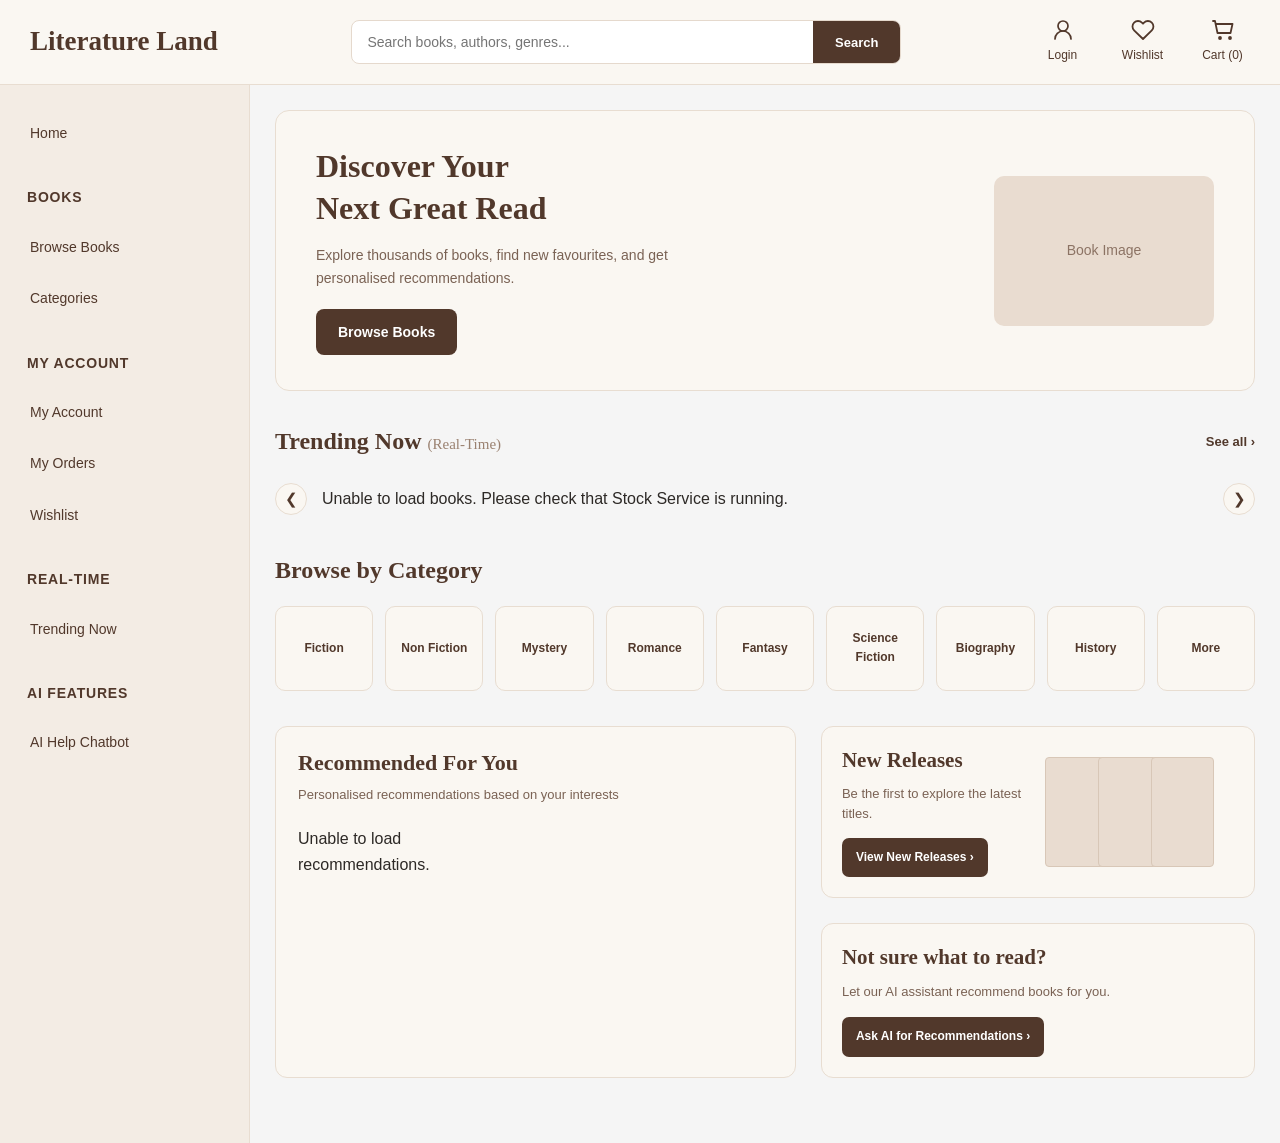
<file: frontend/home/home.html>
<!DOCTYPE html>
<html lang="en">

<head>
    <meta charset="UTF-8">
    <meta name="viewport" content="width=device-width, initial-scale=1.0">

    <title>Literature Land</title>

    <!-- GLOBAL STYLES -->
    <link rel="stylesheet" href="../css/global.css">

    <!-- HOME STYLES -->
    <link rel="stylesheet" href="home.css">
</head>

<body>

    <!-- HEADER -->
    <div id="header-container"></div>

    <!-- PAGE CONTAINER -->
    <div class="page-container">

        <!-- SIDEBAR -->
        <aside class="sidebar" id="sidebar-container"></aside>

        <!-- MAIN CONTENT -->
        <main class="main-content">

            <!-- WELCOME BANNER -->
            <section class="welcome-banner">

                <div class="welcome-text">
                    <h1>Discover Your<br>Next Great Read</h1>

                    <p>
                        Explore thousands of books, find new favourites,
                        and get personalised recommendations.
                    </p>

                    <a href="../browse/browse.html" class="browse-button">
                        Browse Books
                    </a>
                </div>

                <!-- BANNER IMAGE -->
                <div class="welcome-image">
                    <span>Book Image</span>
                </div>

            </section>

            <!-- TRENDING BOOKS -->
            <section class="trending-section">

                <div class="section-header">
                    <h2>Trending Now <span>(Real-Time)</span></h2>

                    <a href="../browse/trending.html" class="see-all">
                        See all &rsaquo;
                    </a>
                </div>

                <!-- BOOK LIST -->
                <div class="trending-container">

                    <button class="slider-arrow" id="previousBooks" aria-label="Previous books">
                        &#10094;
                    </button>

                    <div class="book-list" id="trendingBooks">

                        <!-- BOOK 1 -->
                        <div class="book-card">
                            <div class="book-cover">Book Cover</div>
                            <h3>Book Title</h3>
                            <p class="book-author">Author Name</p>
                            <p class="book-rating">★★★★☆ <span>(167)</span></p>
                            <p class="book-price">$23.99</p>
                            <p class="book-stock in-stock">● In Stock</p>
                        </div>

                        <!-- BOOK 2 -->
                        <div class="book-card">
                            <div class="book-cover">Book Cover</div>
                            <h3>Book Title</h3>
                            <p class="book-author">Author Name</p>
                            <p class="book-rating">★★★★★ <span>(222)</span></p>
                            <p class="book-price">$23.99</p>
                            <p class="book-stock low-stock">● Low Stock</p>
                        </div>

                        <!-- BOOK 3 -->
                        <div class="book-card">
                            <div class="book-cover">Book Cover</div>
                            <h3>Book Title</h3>
                            <p class="book-author">Author Name</p>
                            <p class="book-rating">★★★☆☆ <span>(178)</span></p>
                            <p class="book-price">$23.99</p>
                            <p class="book-stock in-stock">● In Stock</p>
                        </div>

                        <!-- BOOK 4 -->
                        <div class="book-card">
                            <div class="book-cover">Book Cover</div>
                            <h3>Book Title</h3>
                            <p class="book-author">Author Name</p>
                            <p class="book-rating">★★★★☆ <span>(100)</span></p>
                            <p class="book-price">$23.99</p>
                            <p class="book-stock in-stock">● In Stock</p>
                        </div>

                        <!-- BOOK 5 -->
                        <div class="book-card">
                            <div class="book-cover">Book Cover</div>
                            <h3>Book Title</h3>
                            <p class="book-author">Author Name</p>
                            <p class="book-rating">★★★★☆ <span>(121)</span></p>
                            <p class="book-price">$23.99</p>
                            <p class="book-stock out-of-stock">● Out Of Stock</p>
                        </div>

                    </div>

                    <button class="slider-arrow" id="nextBooks" aria-label="Next books">
                        &#10095;
                    </button>

                </div>

            </section>

            <!-- BROWSE BY CATEGORY -->
            <section class="categories-section">

                <h2>Browse by Category</h2>

                <div class="category-list">

                    <a href="../browse/categories.html" class="category-card">
                        <span>Fiction</span>
                    </a>

                    <a href="../browse/categories.html" class="category-card">
                        <span>Non Fiction</span>
                    </a>

                    <a href="../browse/categories.html" class="category-card">
                        <span>Mystery</span>
                    </a>

                    <a href="../browse/categories.html" class="category-card">
                        <span>Romance</span>
                    </a>

                    <a href="../browse/categories.html" class="category-card">
                        <span>Fantasy</span>
                    </a>

                    <a href="../browse/categories.html" class="category-card">
                        <span>Science Fiction</span>
                    </a>

                    <a href="../browse/categories.html" class="category-card">
                        <span>Biography</span>
                    </a>

                    <a href="../browse/categories.html" class="category-card">
                        <span>History</span>
                    </a>

                    <a href="../browse/categories.html" class="category-card">
                        <span>More</span>
                    </a>

                </div>

            </section>

            <!-- RECOMMENDATIONS AND FEATURES -->
            <section class="home-features">

                <!-- RECOMMENDED FOR YOU -->
                <div class="recommendations-section">

                    <h2>Recommended For You</h2>

                    <p class="section-description">
                        Personalised recommendations based on your interests
                    </p>

                    <div class="recommended-books">

                        <!-- BOOK 1 -->
                        <div class="recommended-card">
                            <div class="recommended-cover">Book Cover</div>
                            <h3>Book Title</h3>
                            <p>Author Name</p>
                            <p class="recommended-rating">★★★★☆</p>
                            <p class="recommended-price">$23.99</p>
                        </div>

                        <!-- BOOK 2 -->
                        <div class="recommended-card">
                            <div class="recommended-cover">Book Cover</div>
                            <h3>Book Title</h3>
                            <p>Author Name</p>
                            <p class="recommended-rating">★★★★☆</p>
                            <p class="recommended-price">$23.99</p>
                        </div>

                        <!-- BOOK 3 -->
                        <div class="recommended-card">
                            <div class="recommended-cover">Book Cover</div>
                            <h3>Book Title</h3>
                            <p>Author Name</p>
                            <p class="recommended-rating">★★★★☆</p>
                            <p class="recommended-price">$23.99</p>
                        </div>

                    </div>

                </div>

                <!-- RIGHT SIDE FEATURES -->
                <div class="right-features">

                    <!-- NEW RELEASES -->
                    <div class="new-releases-section">

                        <div class="new-releases-text">

                            <h2>New Releases</h2>

                            <p>
                                Be the first to explore the latest titles.
                            </p>

                            <a href="../browse/browse.html" class="feature-button">
                                View New Releases &rsaquo;
                            </a>

                        </div>

                        <!-- NEW RELEASE IMAGES -->
                        <div class="new-releases-images">
                            <div class="release-cover"></div>
                            <div class="release-cover"></div>
                            <div class="release-cover"></div>
                        </div>

                    </div>

                    <!-- AI RECOMMENDATIONS -->
                    <div class="ai-feature-section">

                        <h2>Not sure what to read?</h2>

                        <p>
                            Let our AI assistant recommend books for you.
                        </p>

                        <a href="../chatbot/chatbot.html" class="feature-button">
                            Ask AI for Recommendations &rsaquo;
                        </a>

                    </div>

                </div>

            </section>

        </main>

    </div>

    <!-- SHARED CART COUNTER -->
    <script src="../components/cart-header.js"></script>

    <!-- SHARED WISHLIST MANAGER -->
    <script src="../components/wishlist-manager.js"></script>

    <!-- HOME JAVASCRIPT -->
    <script src="home.js"></script>

</body>

</html>
</file>
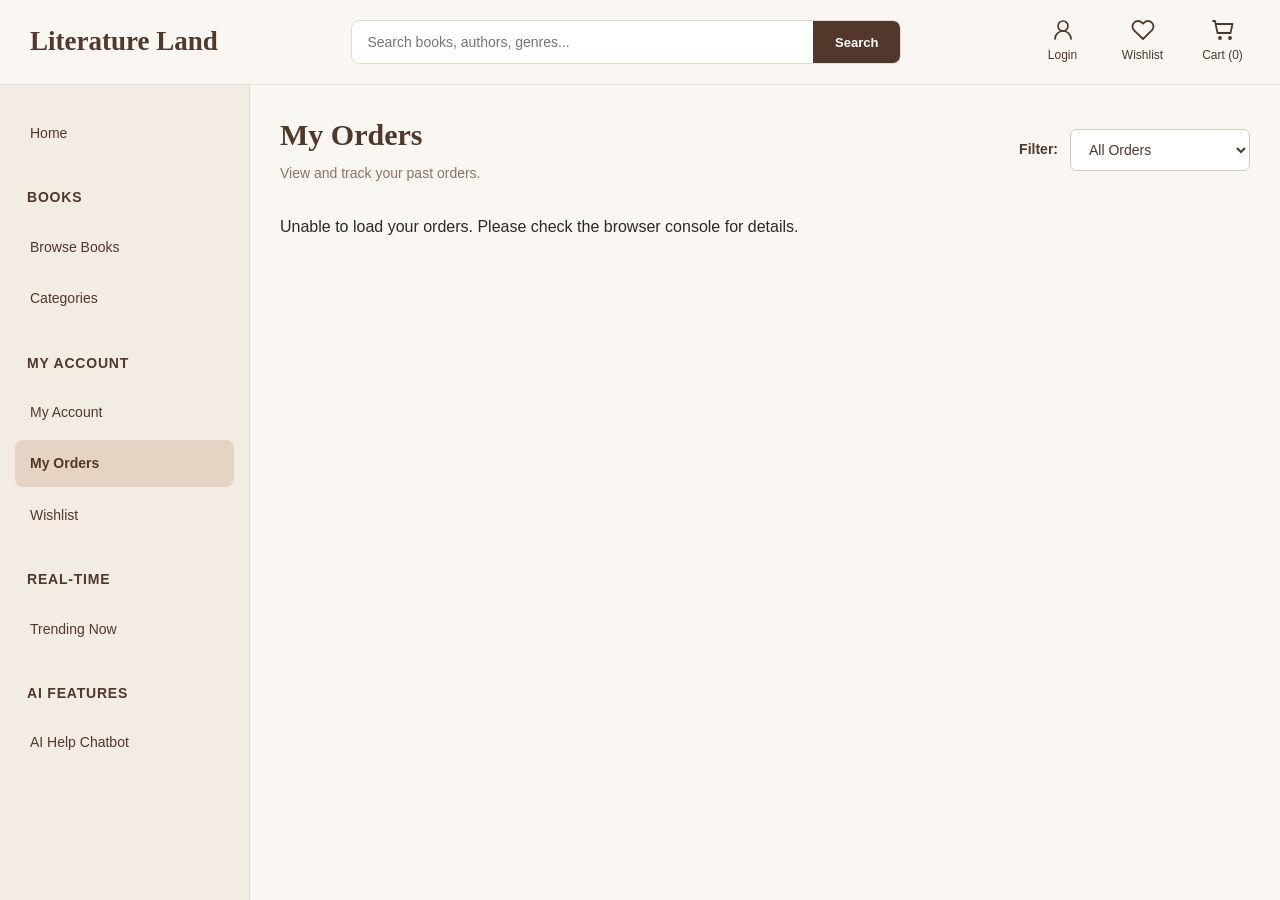
<file: frontend/orders/orders.html>
<!DOCTYPE html>
<html lang="en">

<head>
    <meta charset="UTF-8">
    <meta name="viewport" content="width=device-width, initial-scale=1.0">

    <title>My Orders | Literature Land</title>

    <!-- GLOBAL CSS -->
    <link rel="stylesheet" href="../css/global.css">

    <!-- ORDERS CSS -->
    <link rel="stylesheet" href="orders.css">
</head>

<body>

    <!-- SHARED HEADER -->
    <div id="header-container"></div>

    <!-- PAGE LAYOUT -->
    <div class="page-container">

        <!-- SHARED SIDEBAR -->
        <aside class="sidebar" id="sidebar-container"></aside>

        <!-- MAIN CONTENT -->
        <main class="orders-main">

            <!-- PAGE HEADING -->
            <div class="orders-top">

                <div>
                    <h1>My Orders</h1>
                    <p>View and track your past orders.</p>
                </div>

                <!-- ORDER FILTER -->
                <div class="orders-filter">

                    <label for="orderFilter">Filter:</label>

                    <select id="orderFilter">
                        <option value="all">All Orders</option>
                        <option value="PENDING">Pending</option>
                        <option value="PROCESSING">Processing</option>
                        <option value="DELIVERED">Delivered</option>
                        <option value="CANCELLED">Cancelled</option>
                    </select>

                </div>

            </div>

            <!-- ORDERS LIST -->
            <div id="ordersList">

                <!-- ORDERS WILL APPEAR HERE -->
                <p>Loading your orders...</p>

            </div>

            <!-- EMPTY MESSAGE -->
            <div id="emptyOrders" hidden>

                <h2>No orders found</h2>

                <p>
                    You haven't placed any orders in this category yet.
                </p>

                <a href="../browse/browse.html" class="browse-button">
                    Browse Books
                </a>

            </div>

        </main>

    </div>

    <!-- SHARED CART COUNTER -->
    <script src="../components/cart-header.js"></script>

    <!-- SHARED WISHLIST MANAGER -->
    <script src="../components/wishlist-manager.js"></script>

    <!-- ORDERS JAVASCRIPT -->
    <script src="orders.js"></script>

</body>

</html>
</file>
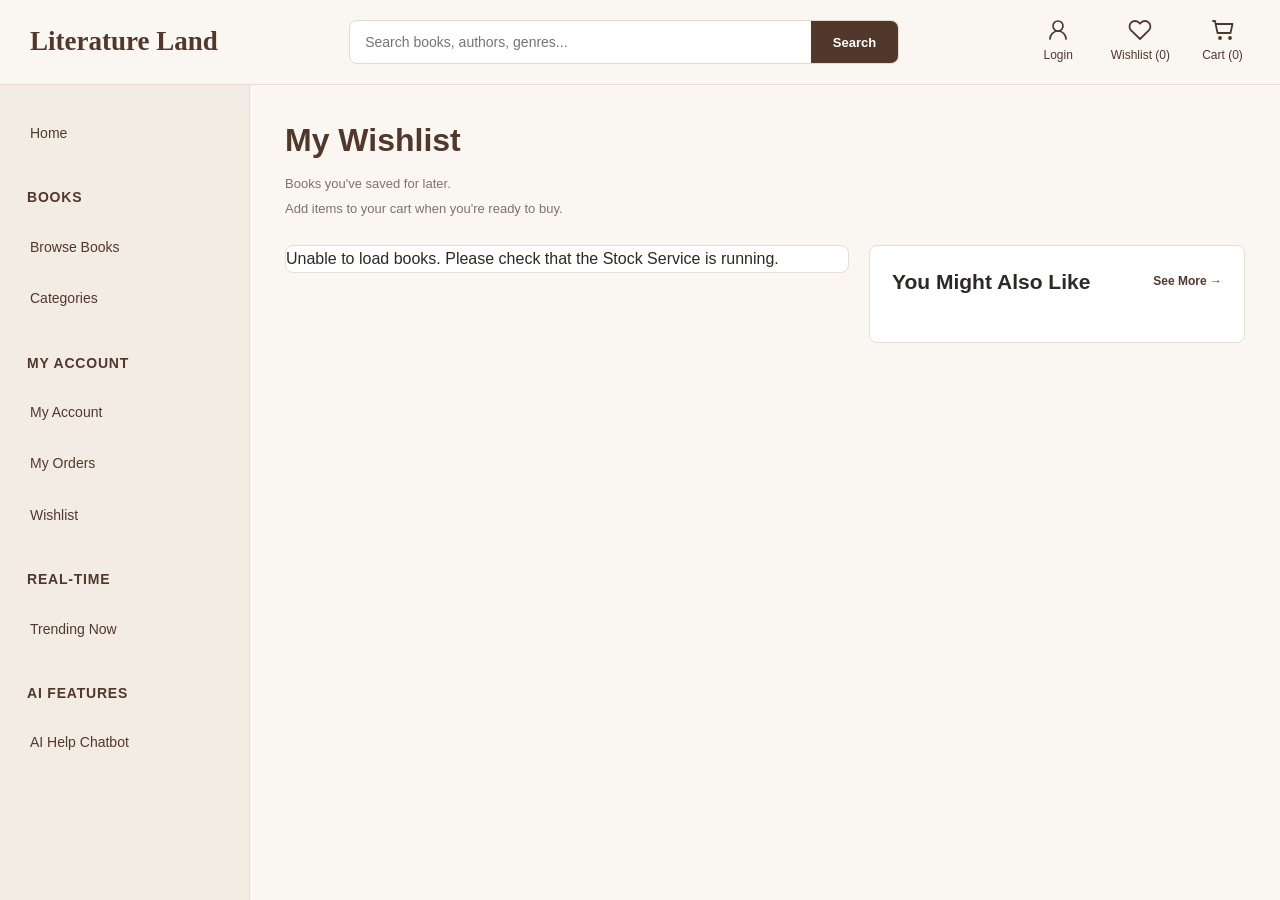
<file: frontend/wishlist/wishlist.html>
<!DOCTYPE html>
<html lang="en">

<head>
    <meta charset="UTF-8">
    <meta name="viewport" content="width=device-width, initial-scale=1.0">

    <title>My Wishlist | Literature Land</title>

    <!-- GLOBAL STYLESHEET -->
    <link rel="stylesheet" href="../css/global.css">

    <!-- WISHLIST STYLESHEET -->
    <link rel="stylesheet" href="wishlist.css">

</head>

<body>

    <!-- HEADER -->
    <div id="header-container"></div>

    <!-- PAGE LAYOUT -->
    <div class="page-layout">

        <!-- SIDEBAR -->
        <aside class="sidebar" id="sidebar-container"></aside>

        <!-- MAIN CONTENT -->
        <main class="wishlist-main">

            <!-- PAGE HEADING -->
            <div class="wishlist-heading">
                <h1>My Wishlist</h1>
                <p>Books you've saved for later.</p>
                <p>Add items to your cart when you're ready to buy.</p>
            </div>

            <!-- WISHLIST CONTENT -->
            <div class="wishlist-content">

                <!-- SAVED BOOKS -->
                <section class="wishlist-section">

                    <div id="wishlistItems">

                        <!-- WISHLIST ITEMS LOADED HERE -->

                    </div>

                    <!-- EMPTY WISHLIST -->
                    <div id="emptyWishlist" class="empty-wishlist" hidden>

                        <h2>Your wishlist is empty</h2>

                        <p>
                            Browse books and save your favourites here.
                        </p>

                        <a href="../browse/browse.html" class="browse-button">
                            Browse Books
                        </a>

                    </div>

                </section>

                <!-- RECOMMENDATIONS -->
                <aside class="wishlist-recommendations">

                    <div class="recommendations-heading">

                        <h2>You Might Also Like</h2>

                        <a href="../browse/browse.html" class="see-more">
                            See More →
                        </a>

                    </div>

                    <div id="recommendedBooks">

                        <!-- RECOMMENDATIONS LOADED HERE -->

                    </div>

                </aside>

            </div>

        </main>

    </div>

    <!-- SHARED CART COUNTER -->
    <script src="../components/cart-header.js"></script>

    <!-- SHARED WISHLIST MANAGER -->
    <script src="../components/wishlist-manager.js"></script>

    <!-- WISHLIST JAVASCRIPT -->
    <script src="wishlist.js"></script>
</body>

</html>
</file>
<file: frontend/css/global.css>
/* GLOBAL COLOURS */

:root {
    --background: #FAF7F2;
    --sidebar: #F1E9DF;
    --surface: #FFFFFF;
    --primary: #51382B;
    --primary-hover: #6B4C3B;
    --accent: #C69C63;
    --text: #2D2926;
    --text-muted: #7B746D;
    --border: #E7DED4;
    --success: #3E8B62;
    --danger: #C75050;
    --shadow: 0 4px 20px rgba(55, 38, 28, 0.06);
}

/* RESET DEFAULT STYLING */

* {
    margin: 0;
    padding: 0;
    box-sizing: border-box;
}

/* BODY */

body {
    font-family: Arial, Helvetica, sans-serif;
    background-color: var(--background);
    color: var(--text);
    line-height: 1.6;
    min-width: 900px;
}

/* LINKS */

a {
    text-decoration: none;
    color: inherit;
}

a:hover {
    color: var(--primary);
}

/* BUTTONS */

button {
    font-family: inherit;
    cursor: pointer;
    border: none;
    transition: background-color 0.2s ease, transform 0.2s ease;
}

/* PRIMARY BUTTON */

.btn-primary {
    display: inline-flex;
    align-items: center;
    justify-content: center;
    gap: 8px;
    padding: 12px 22px;
    background-color: var(--primary);
    color: white;
    border-radius: 10px;
    font-size: 14px;
    font-weight: 600;
}

.btn-primary:hover {
    background-color: var(--primary-hover);
    color: white;
    transform: translateY(-1px);
}

/* SECONDARY BUTTON */

.btn-secondary {
    display: inline-flex;
    align-items: center;
    justify-content: center;
    gap: 8px;
    padding: 12px 22px;
    background-color: transparent;
    color: var(--primary);
    border: 1px solid var(--primary);
    border-radius: 10px;
    font-size: 14px;
    font-weight: 600;
}

.btn-secondary:hover {
    background-color: var(--sidebar);
}

/* HEADINGS */

h1,
h2,
h3,
h4 {
    color: var(--text);
    line-height: 1.3;
}

/* PARAGRAPHS */

p {
    color: var(--text-muted);
}

/* INPUT FIELDS */

input,
select,
textarea {
    font-family: inherit;
    font-size: 14px;
    color: var(--text);
}

/* INPUT FOCUS */

input:focus,
select:focus,
textarea:focus {
    outline: 2px solid var(--accent);
    outline-offset: 2px;
}

/* SHARED CARDS */

.card {
    background-color: var(--surface);
    border: 1px solid var(--border);
    border-radius: 16px;
    box-shadow: var(--shadow);
    padding: 20px;
}

/* SECTION HEADINGS */

.section-title {
    font-size: 24px;
    font-weight: 700;
    margin-bottom: 8px;
}

.section-subtitle {
    font-size: 14px;
    color: var(--text-muted);
}

/* BOOK AVAILABILITY */

.in-stock {
    color: var(--success);
}

.out-of-stock {
    color: var(--danger);
}

/* IMAGES */

img {
    max-width: 100%;
    height: auto;
}

/* HEADER */

.header {
    height: 85px;
    background-color: #FAF7F2;
    border-bottom: 1px solid #E8DDD1;
    padding: 0 30px;
    display: flex;
    align-items: center;
    justify-content: space-between;
    gap: 20px;
}

/* HEADER LOGO */

.header-logo {
    flex-shrink: 0;
}

.header-logo a {
    font-family: Georgia, 'Times New Roman', serif;
    font-size: 27px;
    font-weight: bold;
    color: #51382B;
    text-decoration: none;
    white-space: nowrap;
}

/* SEARCH BAR */

.header-search {
    display: flex;
    align-items: center;
    flex: 1;
    width: 100%;
    max-width: 550px;
    min-width: 0;
    height: 44px;
    border: 1px solid #E5D9CD;
    border-radius: 8px;
    background-color: #FFFFFF;
    overflow: hidden;
}

.header-search input {
    flex: 1;
    min-width: 0;
    height: 100%;
    padding: 0 15px;
    border: none;
    outline: none;
    background: transparent;
    font-size: 14px;
}

.header-search button {
    height: 100%;
    padding: 0 22px;
    border: none;
    background-color: #51382B;
    color: white;
    font-size: 13px;
    font-weight: 600;
    cursor: pointer;
}

.header-search button:hover {
    background-color: #6B4C3B;
}

/* HEADER ACTIONS */

.header-actions {
    display: flex;
    align-items: center;
    justify-content: flex-end;
    gap: 25px;
    flex-shrink: 0;
}

/* HEADER ACTION LINKS */

.header-action {
    display: flex;
    flex-direction: column;
    align-items: center;
    justify-content: center;
    gap: 4px;
    min-width: 55px;
    color: #51382B;
    text-decoration: none;
    font-size: 12px;
    font-weight: 500;
    white-space: nowrap;
    transition: color 0.2s ease;
}

.header-action:hover {
    color: #C69C63;
}

/* HEADER ICONS */

.header-action img {
    width: 24px;
    height: 24px;
    display: block;
}

/* CART COUNT */

#cart-count {
    font-size: inherit;
}

/* PAGE CONTAINER */

.page-container,
.page-layout {
    display: flex;
    min-height: calc(100vh - 85px);
}

/* SIDEBAR */

#sidebar-container {
    width: 250px;
    flex: 0 0 250px;
    background-color: #F3ECE4;
    padding: 25px 15px;
    border-right: 1px solid #E8DDD1;
}

/* SIDEBAR NAVIGATION */

.sidebar-nav {
    display: flex;
    flex-direction: column;
    gap: 5px;
}

/* SIDEBAR HEADINGS */

.sidebar-heading {
    font-size: 14px;
    font-weight: 700;
    color: #51382B;
    letter-spacing: 0.8px;
    margin: 25px 12px 10px;
}

/* SIDEBAR LINKS */

.sidebar-link {
    display: block;
    padding: 12px 15px;
    border-radius: 8px;
    color: #51382B;
    text-decoration: none;
    font-size: 14px;
}

/* SIDEBAR HOVER */

.sidebar-link:hover {
    background-color: #E9DCD0;
}

/* ACTIVE PAGE */

.sidebar-link.active {
    background-color: #E5D4C4;
    font-weight: bold;
}

/* MAIN CONTENT */

.main-content {
    flex: 1;
    min-width: 0;
}

/* SMALLER DESKTOP SCREENS */

@media (max-width: 1100px) {

    #sidebar-container {
        width: 220px;
        flex-basis: 220px;
    }
}

/* HEADER */

.header {
    height: 85px;
    background-color: #FAF7F2;
    border-bottom: 1px solid #E8DDD1;
    padding: 0 30px;
    display: flex;
    align-items: center;
    justify-content: space-between;
    gap: 20px;
}

/* HEADER LOGO */

.header-logo {
    flex-shrink: 0;
}

.header-logo a {
    font-family: Georgia, 'Times New Roman', serif;
    font-size: 27px;
    font-weight: bold;
    color: #51382B;
    text-decoration: none;
    white-space: nowrap;
}

/* HEADER SEARCH */

.header-search {
    display: flex;
    align-items: center;
    flex: 1;
    width: 100%;
    max-width: 550px;
    min-width: 0;
    height: 44px;
    border: 1px solid #E5D9CD;
    border-radius: 8px;
    background-color: #FFFFFF;
    overflow: hidden;
}

/* HEADER ACTIONS */

.header-actions {
    display: flex;
    align-items: center;
    justify-content: flex-end;
    gap: 25px;
    flex-shrink: 0;
}
</file>
<file: frontend/account/account.css>
/* ACCOUNT PAGE */

.account-main {
    flex: 1;
    min-width: 0;
    padding: 35px 40px 60px;
    background-color: #FAF7F2;
    color: #51382B;
    min-height: calc(100vh - 80px);
    box-sizing: border-box;
}

/* PAGE HEADING */

.account-heading {
    margin-bottom: 28px;
}

.account-heading h1 {
    margin: 0 0 8px;
    font-size: 32px;
    font-weight: 700;
    color: #51382B;
}

.account-heading p {
    margin: 0;
    font-size: 14px;
    color: #806C5D;
}

/* ACCOUNT GRID */

.account-grid {
    display: grid;
    grid-template-columns: repeat(2, minmax(0, 1fr));
    gap: 24px;
    align-items: start;
}

/* ACCOUNT CARDS */

.account-card {
    background-color: #FFFFFF;
    border: 1px solid #E6D9CC;
    border-radius: 12px;
    overflow: hidden;
    box-shadow: 0 3px 12px rgba(81, 56, 43, 0.05);
}

/* CARD HEADER */

.account-card-header {
    display: flex;
    justify-content: space-between;
    align-items: center;
    gap: 15px;
    padding: 20px 22px;
    background-color: #F5EDE4;
    border-bottom: 1px solid #E6D9CC;
}

.account-card-header h2 {
    margin: 0;
    font-size: 19px;
    font-weight: 700;
    color: #51382B;
}

/* EDIT BUTTON */

.account-edit-button {
    padding: 8px 22px;
    background-color: #FFFFFF;
    color: #51382B;
    border: 1px solid #A68A73;
    border-radius: 7px;
    font-size: 13px;
    font-weight: 600;
    cursor: pointer;
    transition: 0.2s ease;
}

.account-edit-button:hover {
    background-color: #EADCCF;
}

/* ACCOUNT INFORMATION FIELDS */

.account-field {
    display: flex;
    align-items: center;
    gap: 12px;
    min-height: 68px;
    padding: 14px 22px;
    border-bottom: 1px solid #EFE6DD;
    box-sizing: border-box;
}

.account-field:last-of-type {
    border-bottom: none;
}

.account-field > label {
    flex: 0 0 125px;
    font-size: 13px;
    font-weight: 600;
    color: #51382B;
}

.account-field input,
.account-field textarea {
    flex: 1;
    min-width: 0;
    width: 100%;
    padding: 10px 12px;
    border: 1px solid #DCCBBB;
    border-radius: 6px;
    background-color: #FFFFFF;
    color: #51382B;
    font-family: inherit;
    font-size: 13px;
    box-sizing: border-box;
}

.account-field textarea {
    resize: vertical;
    min-height: 70px;
    line-height: 1.5;
}

/* READ-ONLY APPEARANCE */

.account-field input:disabled,
.account-field textarea:disabled {
    background-color: transparent;
    border-color: transparent;
    color: #665347;
    opacity: 1;
    -webkit-text-fill-color: #665347;
    cursor: default;
    padding-left: 0;
}

.account-field input:disabled::placeholder,
.account-field textarea:disabled::placeholder {
    color: #AA9A8B;
    -webkit-text-fill-color: #AA9A8B;
}

/* SHIPPING ADDRESS */

.address-field {
    align-items: flex-start;
    min-height: 105px;
}

.address-field > label {
    padding-top: 10px;
}

/* PREFERENCE FIELDS */

.preference-field {
    display: flex;
    align-items: center;
    justify-content: space-between;
    gap: 16px;
    min-height: 90px;
    padding: 16px 22px;
    border-bottom: 1px solid #EFE6DD;
    box-sizing: border-box;
}

.preference-field:last-of-type {
    border-bottom: none;
}

.preference-field > label {
    flex: 0 0 135px;
    font-size: 13px;
    font-weight: 600;
    color: #51382B;
}

/* CHECKBOX PREFERENCES */

.preference-control {
    flex: 1;
    display: flex;
    align-items: flex-start;
    gap: 10px;
}

.preference-control input[type="checkbox"] {
    width: 17px;
    height: 17px;
    margin: 0;
    flex-shrink: 0;
    accent-color: #74523D;
    cursor: pointer;
}

.preference-control input[type="checkbox"]:disabled {
    cursor: default;
    opacity: 0.7;
}

.preference-control label {
    font-size: 12px;
    line-height: 1.5;
    color: #665347;
    cursor: pointer;
}

/* LANGUAGE */

.language-field {
    min-height: 105px;
}

.language-field select {
    flex: 1;
    max-width: 220px;
    padding: 10px 12px;
    background-color: #FFFFFF;
    color: #51382B;
    border: 1px solid #DCCBBB;
    border-radius: 6px;
    font-family: inherit;
    font-size: 13px;
    cursor: pointer;
}

.language-field select:disabled {
    background-color: #F8F4EF;
    color: #665347;
    opacity: 1;
    cursor: default;
}

/* INPUT FOCUS */

.account-field input:focus,
.account-field textarea:focus,
.language-field select:focus {
    outline: none;
    border-color: #8B654D;
    box-shadow: 0 0 0 3px rgba(139, 101, 77, 0.12);
}

/* SAVE AND CANCEL BUTTONS */

.account-actions {
    display: flex;
    justify-content: flex-end;
    gap: 10px;
    padding: 18px 22px;
    background-color: #FCF9F6;
    border-top: 1px solid #EFE6DD;
}

.account-actions[hidden] {
    display: none;
}

.account-save-button,
.account-cancel-button {
    padding: 10px 18px;
    border-radius: 7px;
    font-family: inherit;
    font-size: 13px;
    font-weight: 600;
    cursor: pointer;
    transition: 0.2s ease;
}

.account-save-button {
    background-color: #74523D;
    border: 1px solid #74523D;
    color: #FFFFFF;
}

.account-save-button:hover {
    background-color: #51382B;
}

.account-cancel-button {
    background-color: #FFFFFF;
    border: 1px solid #D4C2B2;
    color: #51382B;
}

.account-cancel-button:hover {
    background-color: #F1E7DD;
}

/* SUCCESS AND ERROR MESSAGE */

.account-message {
    margin-top: 22px;
    padding: 13px 16px;
    background-color: #F0E8DE;
    border: 1px solid #DCCBBB;
    border-radius: 7px;
    color: #51382B;
    font-size: 13px;
}

.account-message[hidden] {
    display: none;
}

.account-message.error {
    background-color: #FFF0EE;
    border-color: #E5B4AC;
    color: #A33B32;
}

/* KEEP HIDDEN ELEMENTS HIDDEN */

.account-main [hidden] {
    display: none;
}

/* TABLET */

@media (max-width: 1100px) {

    .account-main {
        padding: 28px 24px 45px;
    }

    .account-grid {
        grid-template-columns: 1fr;
    }

}

/* MOBILE */

@media (max-width: 600px) {

    .account-main {
        padding: 22px 16px 35px;
    }

    .account-heading h1 {
        font-size: 27px;
    }

    .account-card-header {
        padding: 16px;
    }

    .account-card-header h2 {
        font-size: 17px;
    }

    .account-field {
        flex-direction: column;
        align-items: stretch;
        gap: 8px;
        padding: 14px 16px;
    }

    .account-field > label {
        flex: none;
    }

    .address-field > label {
        padding-top: 0;
    }

    .preference-field {
        flex-direction: column;
        align-items: stretch;
        gap: 12px;
        padding: 16px;
    }

    .preference-field > label {
        flex: none;
    }

    .language-field select {
        max-width: 100%;
    }

    .account-actions {
        padding: 15px 16px;
    }

}
</file>
<file: frontend/auth/login.css>
/* MAIN CONTENT */

.auth-main {
    flex: 1;
    min-width: 0;
    display: flex;
    justify-content: center;
    align-items: flex-start;
    padding: 45px 30px 70px;
}

/* AUTH CONTAINER */

.auth-container {
    width: 100%;
    max-width: 550px;
}

.auth-heading {
    text-align: center;
    margin-bottom: 25px;
}

.auth-heading h1 {
    font-size: 30px;
    margin: 0 0 12px;
    color: var(--primary);
}

.auth-heading p {
    font-size: 13px;
    color: var(--text-muted);
    margin: 0;
    line-height: 1.6;
}

/* AUTH CARD */

.auth-card {
    background-color: var(--surface);
    border: 1px solid var(--border);
    border-radius: 10px;
    overflow: hidden;
    box-shadow: var(--shadow);
}

/* AUTH TABS */

.auth-tabs {
    display: grid;
    grid-template-columns: 1fr 1fr;
    border-bottom: 1px solid var(--border);
}

.auth-tab {
    padding: 18px 15px;
    background-color: var(--sidebar);
    border: none;
    color: var(--primary);
    font-size: 19px;
    font-weight: bold;
    cursor: pointer;
    transition: background-color 0.2s;
}

.auth-tab:first-child {
    border-right: 1px solid var(--border);
}

.auth-tab.active {
    background-color: var(--surface);
    color: var(--text);
}

.auth-tab:hover:not(.active) {
    background-color: #e8dbce;
}

/* AUTH FORMS */

.auth-section {
    padding: 30px 40px 35px;
}

.form-description {
    font-size: 13px;
    color: var(--text-muted);
    margin: 0 0 28px;
}

#loginForm,
#registerForm {
    display: flex;
    flex-direction: column;
    gap: 23px;
}

.form-group {
    display: flex;
    flex-direction: column;
    gap: 9px;
}

.form-group label {
    font-size: 14px;
    font-weight: bold;
    color: var(--text);
}

.form-group input {
    width: 100%;
    height: 45px;
    padding: 0 13px;
    border: 1px solid var(--border);
    border-radius: 5px;
    background-color: var(--surface);
    color: var(--text);
    font-size: 14px;
}

.form-group input::placeholder {
    color: #a39589;
}

.form-group input:focus {
    outline: none;
    border-color: var(--primary);
    box-shadow: 0 0 0 2px rgba(81, 56, 43, 0.12);
}

/* PASSWORD FIELDS */

.password-field {
    position: relative;
    display: flex;
    align-items: center;
}

.password-field input {
    padding-right: 75px;
}

.toggle-password {
    position: absolute;
    right: 8px;
    top: 50%;
    transform: translateY(-50%);
    border: none;
    background: transparent;
    color: var(--primary);
    font-size: 12px;
    font-weight: bold;
    cursor: pointer;
    padding: 8px;
}

.toggle-password:hover {
    color: var(--primary-hover);
}

/* FORGOT PASSWORD */

.forgot-password {
    align-self: flex-end;
    font-size: 12px;
    color: var(--primary);
    text-decoration: underline;
    margin-top: 3px;
}

.forgot-password:hover {
    color: var(--primary-hover);
}

/* REMEMBER ME */

.remember-me {
    display: flex;
    align-items: center;
    gap: 10px;
    font-size: 13px;
    cursor: pointer;
}

.remember-me input {
    width: 17px;
    height: 17px;
    accent-color: var(--primary);
}

/* SUBMIT BUTTON */

.auth-submit {
    width: 100%;
    min-height: 46px;
    padding: 12px 20px;
    background-color: var(--primary);
    color: white;
    border: none;
    border-radius: 6px;
    font-size: 17px;
    font-weight: bold;
    cursor: pointer;
    transition: background-color 0.2s;
}

.auth-submit:hover {
    background-color: var(--primary-hover);
}

.auth-submit:disabled {
    background-color: #c9beb4;
    cursor: not-allowed;
}

/* SWITCH FORMS */

.auth-switch {
    display: flex;
    flex-direction: column;
    align-items: center;
    gap: 8px;
    text-align: center;
}

.auth-switch p {
    font-size: 12px;
    color: var(--text-muted);
    margin: 0;
}

.auth-switch button {
    margin-top: 5px;
    min-width: 190px;
    padding: 10px 20px;
    border: 1px solid var(--primary);
    border-radius: 5px;
    background-color: transparent;
    color: var(--primary);
    font-size: 13px;
    font-weight: bold;
    cursor: pointer;
}

.auth-switch button:hover {
    background-color: var(--sidebar);
}

/* FORM MESSAGE */

#authMessage {
    margin: 0;
    padding: 0 40px;
    font-size: 13px;
    line-height: 1.5;
    text-align: center;
}

#authMessage:not(:empty) {
    padding-top: 15px;
    padding-bottom: 25px;
}

#authMessage.error {
    color: var(--danger);
}

#authMessage.success {
    color: var(--success);
}

/* RESPONSIVE DESIGN */

@media (max-width: 1000px) {

    .auth-main {
        padding: 35px 25px 60px;
    }
}

@media (max-width: 800px) {

    .auth-main {
        padding: 30px 18px 50px;
    }
}

@media (max-width: 480px) {

    .auth-heading h1 {
        font-size: 25px;
    }

    .auth-heading p {
        font-size: 12px;
    }

    .auth-section {
        padding: 25px 20px 30px;
    }

    .auth-tab {
        font-size: 16px;
        padding: 16px 10px;
    }

    .form-group input {
        font-size: 13px;
    }

    .auth-submit {
        font-size: 15px;
    }

    #authMessage {
        padding-left: 20px;
        padding-right: 20px;
    }
}
</file>
<file: frontend/browse/browse.css>
/* RESET */

* {
    margin: 0;
    padding: 0;
    box-sizing: border-box;
}

/* BODY */

body {
    font-family: Arial, sans-serif;
    min-width: 900px;
    background-color: #F8F6F3;
}

/* HEADER */

.header {
    height: 85px;
    background-color: #FAF7F2;
    border-bottom: 1px solid #E8DDD1;
    padding: 0 30px;
    display: flex;
    align-items: center;
    justify-content: space-between;
    gap: 20px;
}

/* HEADER LOGO */

.header-logo {
    flex-shrink: 0;
}

.header-logo a {
    font-family: Georgia, 'Times New Roman', serif;
    font-size: 27px;
    font-weight: bold;
    color: #51382B;
    text-decoration: none;
    white-space: nowrap;
}

/* SEARCH BAR */

.header-search {
    display: flex;
    align-items: center;
    flex: 1;
    width: 100%;
    max-width: 550px;
    min-width: 0;
    height: 44px;
    border: 1px solid #E5D9CD;
    border-radius: 8px;
    background-color: #FFFFFF;
    overflow: hidden;
}

.header-search input {
    flex: 1;
    min-width: 0;
    height: 100%;
    padding: 0 15px;
    border: none;
    outline: none;
    background: transparent;
    font-size: 14px;
}

.header-search button {
    height: 100%;
    padding: 0 22px;
    border: none;
    background-color: #51382B;
    color: white;
    font-size: 13px;
    font-weight: 600;
    cursor: pointer;
}

.header-search button:hover {
    background-color: #6B4C3B;
}

/* HEADER ACTIONS */

.header-actions {
    display: flex;
    align-items: center;
    justify-content: flex-end;
    gap: 25px;
    flex-shrink: 0;
}

/* HEADER ACTION LINKS */

.header-action {
    display: flex;
    flex-direction: column;
    align-items: center;
    justify-content: center;
    gap: 4px;
    min-width: 55px;
    color: #51382B;
    text-decoration: none;
    font-size: 12px;
    font-weight: 500;
    white-space: nowrap;
}

.header-action:hover {
    color: #C69C63;
}

/* HEADER ICONS */

.header-action img {
    width: 24px;
    height: 24px;
    display: block;
}

/* CART COUNT */

#cart-count {
    font-size: inherit;
}

/* PAGE CONTAINER */

.page-container {
    display: flex;
    min-height: calc(100vh - 85px);
}

/* SIDEBAR */

.sidebar {
    width: 250px;
    flex-shrink: 0;
    background-color: #F3ECE4;
    padding: 25px 15px;
    border-right: 1px solid #E8DDD1;
}

/* SIDEBAR NAVIGATION */

.sidebar-nav {
    display: flex;
    flex-direction: column;
    gap: 5px;
}

/* SIDEBAR HEADINGS */

.sidebar-heading {
    font-size: 14px;
    font-weight: 700;
    color: #51382B;
    letter-spacing: 0.8px;
    margin: 25px 12px 10px;
}

/* SIDEBAR LINKS */

.sidebar-link {
    display: block;
    padding: 12px 15px;
    border-radius: 8px;
    color: #51382B;
    text-decoration: none;
    font-size: 14px;
}

.sidebar-link:hover {
    background-color: #E9DCD0;
}

/* ACTIVE PAGE */

.sidebar-link.active {
    background-color: #E5D4C4;
    font-weight: bold;
}

/* MAIN CONTENT */

.main-content {
    flex: 1;
    min-width: 0;
    padding: 30px;
    background-color: #F8F6F3;
}

/* RESULTS HEADER */

.results-header {
    display: flex;
    justify-content: space-between;
    align-items: center;
    gap: 20px;
    margin-bottom: 25px;
}

.results-header h1 {
    font-family: Georgia, 'Times New Roman', serif;
    font-size: 27px;
    color: #51382B;
    margin-bottom: 8px;
}

.results-header p {
    font-size: 13px;
    color: #8C7364;
}

/* SORT CONTAINER */

.sort-container {
    display: flex;
    align-items: center;
    gap: 10px;
    flex-shrink: 0;
}

.sort-container label {
    font-size: 13px;
    color: #51382B;
}

.sort-container select {
    padding: 10px 12px;
    border: 1px solid #D8C7B7;
    border-radius: 7px;
    background-color: #FFFFFF;
    color: #51382B;
    font-size: 13px;
    cursor: pointer;
}

/* BROWSE CONTENT */

.browse-content {
    display: grid;
    grid-template-columns: 260px minmax(0, 1fr);
    gap: 25px;
    align-items: start;
}

/* FILTER PANEL */

.filter-panel {
    background-color: #FAF7F2;
    border: 1px solid #E8DDD1;
    border-radius: 12px;
    padding: 22px;
}

.filter-panel h2 {
    font-family: Georgia, 'Times New Roman', serif;
    font-size: 21px;
    color: #51382B;
    margin-bottom: 22px;
}

/* FILTER GROUP */

.filter-group {
    margin-bottom: 25px;
}

.filter-group h3 {
    font-size: 14px;
    color: #51382B;
    margin-bottom: 12px;
}

/* GENRE OPTIONS */

.genre-options {
    display: grid;
    grid-template-columns: repeat(2, minmax(0, 1fr));
    gap: 12px 8px;
}

.genre-options label {
    display: flex;
    align-items: center;
    gap: 6px;
    font-size: 11px;
    color: #51382B;
    cursor: pointer;
}

.genre-options input {
    accent-color: #51382B;
    flex-shrink: 0;
}

/* AUTHOR FILTER */

#authorFilter {
    width: 100%;
    padding: 11px;
    border: 1px solid #D8C7B7;
    border-radius: 7px;
    background-color: #FFFFFF;
    font-size: 12px;
    outline: none;
}

#authorFilter:focus {
    border-color: #51382B;
}

/* PRICE FILTER */

.price-labels {
    display: flex;
    justify-content: space-between;
    margin-bottom: 8px;
    font-size: 12px;
    color: #7A6254;
}

#priceFilter {
    width: 100%;
    accent-color: #51382B;
    cursor: pointer;
}

/* RATING OPTIONS */

.rating-options {
    display: flex;
    flex-direction: column;
    gap: 12px;
}

.rating-options label {
    display: flex;
    align-items: center;
    gap: 8px;
    font-size: 13px;
    color: #C69C63;
    cursor: pointer;
}

.rating-options input {
    accent-color: #51382B;
}

/* FILTER BUTTONS */

.filter-buttons {
    display: flex;
    flex-direction: column;
    gap: 10px;
}

.filter-buttons button {
    width: 100%;
    padding: 11px;
    border-radius: 7px;
    font-size: 13px;
    font-weight: bold;
    cursor: pointer;
}

/* APPLY FILTERS */

#applyFilters {
    background-color: #51382B;
    color: #FFFFFF;
    border: none;
}

#applyFilters:hover {
    background-color: #6B4C3B;
}

/* CLEAR FILTERS */

#clearFilters {
    background-color: transparent;
    color: #51382B;
    border: 1px solid #D8C7B7;
}

#clearFilters:hover {
    background-color: #E9DCD0;
}

/* BOOK RESULTS */

.books-section {
    min-width: 0;
}

/* BOOK GRID */

.books-grid {
    display: grid;
    grid-template-columns: repeat(3, minmax(0, 1fr));
    gap: 22px;
}

/* BOOK CARD */

.browse-book-card {
    position: relative;
    min-width: 0;
    background-color: #FAF7F2;
    border: 1px solid #E8DDD1;
    border-radius: 12px;
    padding: 15px;
    text-align: center;
}

/* BOOK COVER */

.browse-book-cover {
    height: 180px;
    background-color: #E9DCD0;
    border: 1px solid #D8C7B7;
    border-radius: 8px;
    display: flex;
    align-items: center;
    justify-content: center;
    color: #8C7364;
    font-size: 12px;
    margin-bottom: 12px;
}

/* BOOK TITLE */

.browse-book-card h3 {
    font-size: 14px;
    color: #51382B;
    margin-bottom: 5px;
}

/* BOOK AUTHOR */

.browse-book-author {
    font-size: 12px;
    color: #8C7364;
    margin-bottom: 8px;
}

/* BOOK RATING */

.browse-book-rating {
    font-size: 16px;
    color: #C69C63;
    margin-bottom: 8px;
}

.browse-book-rating span {
    font-size: 11px;
    color: #8C7364;
}

/* BOOK PRICE */

.browse-book-price {
    font-size: 14px;
    font-weight: bold;
    color: #51382B;
}

/* WISHLIST BUTTON */

.wishlist-button {
    position: absolute;
    top: 12px;
    right: 12px;
    border: none;
    background-color: #FFFFFF;
    border-radius: 50%;
    width: 30px;
    height: 30px;
    display: flex;
    align-items: center;
    justify-content: center;
    cursor: pointer;
}

.wishlist-button img {
    width: 18px;
    height: 18px;
}

/* PAGINATION */

.pagination {
    display: flex;
    justify-content: center;
    align-items: center;
    gap: 8px;
    margin-top: 30px;
}

.pagination button {
    width: 34px;
    height: 34px;
    border: 1px solid #D8C7B7;
    border-radius: 6px;
    background-color: #FFFFFF;
    color: #51382B;
    cursor: pointer;
}

.pagination button:hover {
    background-color: #E9DCD0;
}

.pagination .active {
    background-color: #51382B;
    color: #FFFFFF;
    border-color: #51382B;
}

/* RESULTS INFORMATION */

.results-info {
    text-align: right;
    margin-top: 15px;
    font-size: 12px;
    color: #8C7364;
}

/* SMALLER SCREENS */

@media (max-width: 1200px) {
    .browse-content {
        grid-template-columns: 220px minmax(0, 1fr);
        gap: 18px;
    }

    .books-grid {
        grid-template-columns: repeat(2, minmax(0, 1fr));
    }

    .main-content {
        padding: 20px;
    }
}
</file>
<file: frontend/book-details/book-details.css>
/* BOOK DETAILS PAGE */

/* MAIN CONTENT */

.main-content {
    flex: 1;
    min-width: 0;
    padding: 30px;
    background-color: #F8F6F3;
    color: #51382B;
}


/* BREADCRUMB */

.breadcrumb {
    display: flex;
    align-items: center;
    flex-wrap: wrap;
    gap: 10px;
    margin-bottom: 30px;
    font-size: 13px;
    color: #8C7364;
}

.breadcrumb a {
    color: #8C7364;
    text-decoration: none;
}

.breadcrumb a:hover {
    color: #51382B;
    text-decoration: underline;
}


/* BOOK DETAILS LAYOUT */

.book-details-section {
    display: grid;
    grid-template-columns:
        minmax(220px, 1.1fr) minmax(220px, 1fr) minmax(240px, 0.95fr);
    gap: 30px;
    align-items: start;
    margin-bottom: 40px;
}


/* BOOK COVER */

.book-images {
    width: 100%;
}

.main-book-cover {
    display: flex;
    align-items: center;
    justify-content: center;
    width: 100%;
    min-height: 420px;
    padding: 20px;
    background-color: #E9DCD0;
    border: 1px solid #D8C7B7;
    border-radius: 10px;
    color: #8C7364;
    font-size: 18px;
    text-align: center;
}


/* BOOK INFORMATION */

.book-information {
    padding-top: 5px;
}

.book-information h1 {
    margin: 0 0 12px;
    font-family: Georgia, 'Times New Roman', serif;
    font-size: 32px;
    line-height: 1.2;
    color: #51382B;
}

.book-author {
    margin: 0 0 22px;
    font-size: 17px;
    color: #8C7364;
}


/* BOOK RATING */

.book-rating {
    display: flex;
    align-items: center;
    gap: 12px;
    margin-bottom: 25px;
}

.rating-stars {
    font-size: 24px;
    letter-spacing: 2px;
    color: #C69C63;
}

.rating-number {
    font-size: 15px;
    font-weight: bold;
}


/* BOOK PRICE */

.book-price {
    margin: 0 0 25px;
    font-size: 29px;
    font-weight: bold;
    color: #51382B;
}

.details-divider {
    border: none;
    border-top: 1px solid #D8C7B7;
    margin-bottom: 25px;
}


/* ADDITIONAL BOOK INFORMATION */

.book-metadata p {
    display: flex;
    gap: 10px;
    margin: 0 0 18px;
    font-size: 14px;
    line-height: 1.5;
}

.book-metadata strong {
    min-width: 90px;
}


/* PURCHASE PANEL */

.purchase-panel {
    padding: 25px 20px;
    background-color: #FAF7F2;
    border: 1px solid #E8DDD1;
    border-radius: 12px;
    box-shadow: 0 3px 12px rgba(81, 56, 43, 0.05);
}


/* STOCK STATUS */

.stock-status {
    margin-bottom: 30px;
}

.stock-status h3 {
    margin: 0 0 12px;
    font-size: 17px;
    color: #51382B;
}

.stock-status p {
    margin: 0 0 7px;
    font-size: 16px;
    font-weight: bold;
    color: #4B8062;
}

.stock-status span {
    font-size: 12px;
    color: #8C7364;
}


/* QUANTITY SELECTOR */

.quantity-section {
    display: flex;
    align-items: center;
    justify-content: space-between;
    gap: 15px;
    margin-bottom: 30px;
}

.quantity-section label {
    font-size: 15px;
    font-weight: bold;
}

.quantity-controls {
    display: flex;
    align-items: center;
    border: 1px solid #D8C7B7;
    border-radius: 7px;
    overflow: hidden;
}

.quantity-controls button {
    width: 32px;
    height: 36px;
    border: none;
    background-color: #F3ECE4;
    color: #51382B;
    font-size: 19px;
}

.quantity-controls button:hover {
    background-color: #E9DCD0;
}

.quantity-controls input {
    width: 45px;
    height: 36px;
    padding: 0;
    border: none;
    border-left: 1px solid #D8C7B7;
    border-right: 1px solid #D8C7B7;
    text-align: center;
    color: #51382B;
    background-color: #FFFFFF;
}


/* PURCHASE BUTTONS */

.add-cart-button,
.add-wishlist-button {
    display: flex;
    align-items: center;
    justify-content: center;
    gap: 12px;
    width: 100%;
    min-height: 45px;
    margin-bottom: 12px;
    padding: 10px 15px;
    border-radius: 7px;
    font-size: 14px;
    font-weight: bold;
    cursor: pointer;
}

.add-cart-button {
    border: 1px solid #51382B;
    background-color: #51382B;
    color: #FFFFFF;
}

.add-cart-button:hover {
    background-color: #6B4C3B;
}

.add-wishlist-button {
    border: 1px solid #51382B;
    background-color: #FFFFFF;
    color: #51382B;
}

.add-wishlist-button:hover {
    background-color: #F3ECE4;
}

.add-cart-button img,
.add-wishlist-button img {
    width: 19px;
    height: 19px;
}

.add-cart-button img {
    filter: brightness(0) invert(1);
}

/* DISABLED BUTTONS */

.add-cart-button:disabled,
.add-wishlist-button:disabled {
    opacity: 0.5;
    cursor: not-allowed;
}


/* BOOK INFORMATION TABS */

.book-tabs-section {
    margin-bottom: 35px;
}

.tabs {
    display: flex;
    flex-wrap: wrap;
    gap: 5px;
    border-bottom: 1px solid #D8C7B7;
}

.tab-button {
    padding: 14px 24px;
    border: none;
    border-radius: 7px 7px 0 0;
    background-color: #F3ECE4;
    color: #51382B;
    font-size: 14px;
    font-weight: bold;
    cursor: pointer;
}

.tab-button:hover {
    background-color: #E9DCD0;
}

.tab-button.active {
    background-color: #51382B;
    color: #FFFFFF;
}


/* TAB CONTENT */

.tab-content {
    display: none;
    min-height: 180px;
    padding: 25px 30px;
    background-color: #FAF7F2;
    border: 1px solid #E8DDD1;
    border-top: none;
    border-radius: 0 0 10px 10px;
}

.tab-content.active {
    display: block;
}

.tab-content h3 {
    margin: 0 0 15px;
    font-size: 18px;
    color: #51382B;
}

.tab-content p {
    margin: 0 0 12px;
    font-size: 14px;
    line-height: 1.8;
    color: #7A6254;
}


/* RECOMMENDED BOOKS */

.recommended-section {
    padding: 25px;
    background-color: #FAF7F2;
    border: 1px solid #E8DDD1;
    border-radius: 12px;
}

.section-heading {
    display: flex;
    align-items: center;
    justify-content: space-between;
    gap: 20px;
    margin-bottom: 20px;
}

.section-heading h2 {
    margin: 0;
    font-family: Georgia, 'Times New Roman', serif;
    font-size: 22px;
    color: #51382B;
}

.see-more {
    color: #51382B;
    font-size: 13px;
    font-weight: bold;
    text-decoration: none;
}

.see-more:hover {
    text-decoration: underline;
}

.recommended-books {
    display: grid;
    grid-template-columns: repeat(5, minmax(0, 1fr));
    gap: 20px;
}


/* RECOMMENDED BOOK CARDS */

.recommended-book-card {
    min-width: 0;
    padding: 12px;
    background-color: #FAF7F2;
    border: 1px solid #E8DDD1;
    border-radius: 10px;
    cursor: pointer;
}

.recommended-book-card:hover {
    border-color: #C69C63;
    box-shadow: 0 3px 10px rgba(81, 56, 43, 0.08);
}

.recommended-book-cover {
    display: flex;
    align-items: center;
    justify-content: center;
    height: 150px;
    margin-bottom: 12px;
    border: 1px solid #D8C7B7;
    border-radius: 7px;
    background-color: #E9DCD0;
    color: #8C7364;
    font-size: 12px;
}

.recommended-book-card h3 {
    margin: 0 0 6px;
    font-size: 14px;
    color: #51382B;
}

.recommended-book-card p {
    margin: 0 0 8px;
    font-size: 12px;
    color: #8C7364;
}

.recommended-book-price {
    font-weight: bold;
    color: #51382B !important;
}


/* RESPONSIVE DESIGN */

@media (max-width: 1200px) {

    .book-details-section {
        grid-template-columns: 1fr 1fr;
    }

    .purchase-panel {
        grid-column: 1 / -1;
    }

    .recommended-books {
        grid-template-columns: repeat(3, minmax(0, 1fr));
    }

    .main-content {
        padding: 20px;
    }
}

@media (max-width: 1000px) {

    .book-details-section {
        grid-template-columns: 1fr;
    }

    .purchase-panel {
        grid-column: auto;
    }

    .main-book-cover {
        max-width: 350px;
        min-height: 380px;
    }

    .recommended-books {
        grid-template-columns: repeat(2, minmax(0, 1fr));
    }
}

/* DELIVERY AND PAYMENT INFORMATION */

.purchase-benefits {
    display: flex;
    flex-direction: column;
    gap: 18px;
    margin-top: 35px;
    padding-top: 25px;
    border-top: 1px solid #E8DDD1;
}

.benefit-item {
    display: flex;
    align-items: center;
    gap: 14px;
    font-size: 12px;
    color: #51382B;
}

.benefit-item img {
    width: 22px;
    height: 22px;
    flex-shrink: 0;
}
/* SHIPPING MESSAGE */

.stock-status .shipping-message {
    margin-top: 10px;
    font-size: 12px;
    font-weight: normal;
    color: #8C7364;
}
</file>
<file: frontend/cart/cart.css>
/* SHOPPING CART PAGE */

/* MAIN CONTENT */

.main-content {
    flex: 1;
    min-width: 0;
    padding: 30px;
    background-color: #F8F6F3;
    color: #51382B;
}


/* PAGE HEADING */

.cart-page-heading {
    display: flex;
    align-items: flex-start;
    justify-content: space-between;
    gap: 20px;
    margin-bottom: 25px;
}

.cart-page-heading h1 {
    margin: 0 0 8px;
    font-family: Georgia, 'Times New Roman', serif;
    font-size: 32px;
    color: #51382B;
}

.cart-page-heading p {
    margin: 0;
    font-size: 14px;
    color: #8C7364;
}


/* CONTINUE SHOPPING TOP BUTTON */

.continue-shopping-top {
    display: flex;
    align-items: center;
    justify-content: center;
    gap: 10px;
    padding: 11px 16px;
    background-color: #FAF7F2;
    border: 1px solid #D8C7B7;
    border-radius: 7px;
    color: #51382B;
    font-size: 13px;
    font-weight: bold;
    text-decoration: none;
    white-space: nowrap;
}

.continue-shopping-top:hover {
    background-color: #F3ECE4;
}

.continue-shopping-top span {
    font-size: 19px;
}


/* CART LAYOUT */

.cart-layout {
    display: grid;
    grid-template-columns: minmax(0, 1fr) 300px;
    align-items: start;
    gap: 25px;
    margin-bottom: 35px;
}


/* CART ITEMS PANEL */

.cart-items-panel {
    min-width: 0;
    padding: 22px;
    background-color: #FAF7F2;
    border: 1px solid #E8DDD1;
    border-radius: 12px;
}


/* CART TABLE HEADER */

.cart-table-header {
    display: grid;
    grid-template-columns: 115px minmax(150px, 1fr) 90px 110px 85px;
    align-items: center;
    gap: 15px;
    padding: 0 0 20px;
    border-bottom: 1px solid #E8DDD1;
    font-size: 12px;
    font-weight: bold;
    color: #51382B;
}

.cart-table-header>span {
    text-align: center;
}

.cart-table-header>span:nth-child(2) {
    text-align: left;
}


/* SELECT ALL */

.select-all-label {
    display: flex;
    align-items: center;
    gap: 9px;
    white-space: nowrap;
    cursor: pointer;
}

.select-all-label input,
.cart-item-checkbox {
    width: 17px;
    height: 17px;
    accent-color: #51382B;
    cursor: pointer;
}


/* CART ITEMS */

#cartItems {
    min-height: 120px;
}

.cart-loading,
.cart-empty {
    padding: 45px 15px;
    text-align: center;
    color: #8C7364;
    font-size: 14px;
}


/* INDIVIDUAL CART ITEM */

.cart-item {
    display: grid;
    grid-template-columns: minmax(0, 1fr) 90px 110px 85px 30px;
    align-items: center;
    gap: 15px;
    padding: 22px 0;
    border-bottom: 1px solid #E8DDD1;
}


/* BOOK INFORMATION */

.cart-item-info {
    display: flex;
    align-items: center;
    gap: 14px;
    min-width: 0;
}

.cart-item-details {
    min-width: 0;
}

.cart-item-details h3 {
    margin: 0 0 7px;
    font-size: 15px;
    color: #51382B;
}

.cart-item-details a {
    color: #51382B;
    text-decoration: none;
}

.cart-item-details a:hover {
    text-decoration: underline;
}

.cart-item-details p {
    margin: 0 0 8px;
    font-size: 12px;
    color: #8C7364;
}


/* BOOK COVER */

.cart-book-cover {
    display: flex;
    align-items: center;
    justify-content: center;
    width: 85px;
    height: 115px;
    flex-shrink: 0;
    padding: 10px;
    background-color: #E9DCD0;
    border: 1px solid #D8C7B7;
    border-radius: 7px;
    color: #8C7364;
    font-size: 11px;
    text-align: center;
}


/* STOCK STATUS */

.cart-stock-status {
    display: flex;
    align-items: center;
    gap: 7px;
    font-size: 12px;
    color: #4B8062;
}

.stock-dot {
    display: inline-block;
    width: 8px;
    height: 8px;
    flex-shrink: 0;
    border-radius: 50%;
    background-color: #4B8062;
}

.stock-dot.low-stock {
    background-color: #D6A14C;
}

.stock-dot.out-of-stock {
    background-color: #C76A61;
}

.cart-stock-status.low-stock {
    color: #A87528;
}

.cart-stock-status.out-of-stock {
    color: #C76A61;
}


/* ITEM PRICE */

.cart-item-price,
.cart-item-total {
    text-align: center;
    font-size: 14px;
    font-weight: bold;
    color: #51382B;
}


/* QUANTITY CONTROLS */

.cart-quantity-controls {
    display: flex;
    align-items: center;
    justify-content: center;
    border: 1px solid #D8C7B7;
    border-radius: 6px;
    overflow: hidden;
}

.cart-quantity-controls button {
    width: 30px;
    height: 34px;
    border: none;
    background-color: #F3ECE4;
    color: #51382B;
    font-size: 18px;
    cursor: pointer;
}

.cart-quantity-controls button:hover {
    background-color: #E9DCD0;
}

.cart-quantity-controls button:disabled {
    opacity: 0.4;
    cursor: not-allowed;
}

.cart-quantity-controls input {
    width: 35px;
    height: 34px;
    padding: 0;
    border: none;
    border-left: 1px solid #D8C7B7;
    border-right: 1px solid #D8C7B7;
    background-color: #FFFFFF;
    color: #51382B;
    font-size: 13px;
    text-align: center;
}


/* REMOVE ITEM BUTTON */

.remove-cart-item {
    display: flex;
    align-items: center;
    justify-content: center;
    width: 30px;
    height: 34px;
    padding: 5px;
    border: none;
    background-color: transparent;
    cursor: pointer;
}

.remove-cart-item img {
    width: 19px;
    height: 19px;
}

.remove-cart-item:hover {
    background-color: #F3ECE4;
    border-radius: 6px;
}


/* CART ACTIONS */

.cart-actions {
    display: flex;
    justify-content: flex-start;
    padding-top: 20px;
}

.clear-cart-button {
    display: flex;
    align-items: center;
    justify-content: center;
    gap: 10px;
    padding: 10px 15px;
    background-color: #FFFFFF;
    border: 1px solid #D8C7B7;
    border-radius: 7px;
    color: #51382B;
    font-size: 13px;
    font-weight: bold;
    cursor: pointer;
}

.clear-cart-button img {
    width: 17px;
    height: 17px;
}

.clear-cart-button:hover {
    background-color: #F3ECE4;
}

.clear-cart-button:disabled {
    opacity: 0.5;
    cursor: not-allowed;
}


/* ORDER SUMMARY */

.order-summary {
    padding: 25px 20px;
    background-color: #FAF7F2;
    border: 1px solid #E8DDD1;
    border-radius: 12px;
}

.order-summary h2 {
    margin: 0 0 28px;
    font-family: Georgia, 'Times New Roman', serif;
    font-size: 24px;
    color: #51382B;
}


/* SUMMARY ROWS */

.summary-row {
    display: flex;
    align-items: flex-start;
    justify-content: space-between;
    gap: 15px;
    margin-bottom: 25px;
    font-size: 13px;
    color: #51382B;
}

.summary-row>span:last-child {
    font-weight: bold;
    white-space: nowrap;
}

.shipping-row div {
    display: flex;
    flex-direction: column;
    gap: 6px;
}

.shipping-row small {
    font-size: 11px;
    line-height: 1.5;
    color: #8C7364;
}


/* ORDER TOTAL */

.summary-total {
    display: flex;
    align-items: center;
    justify-content: space-between;
    gap: 10px;
    margin: 30px 0 20px;
    padding-top: 22px;
    border-top: 1px solid #D8C7B7;
    font-size: 19px;
    color: #51382B;
}

.summary-total strong:last-child {
    font-size: 22px;
}


/* CHECKOUT BUTTON */

.checkout-button {
    width: 100%;
    min-height: 45px;
    padding: 12px;
    background-color: #51382B;
    border: 1px solid #51382B;
    border-radius: 7px;
    color: #FFFFFF;
    font-size: 14px;
    font-weight: bold;
    cursor: pointer;
}

.checkout-button:hover {
    background-color: #6B4C3B;
}

.checkout-button:disabled {
    opacity: 0.5;
    cursor: not-allowed;
}


/* CONTINUE SHOPPING */

.shopping-divider {
    margin: 15px 0;
    text-align: center;
    font-size: 12px;
    color: #8C7364;
}

.continue-shopping-button {
    display: flex;
    align-items: center;
    justify-content: center;
    width: 100%;
    min-height: 43px;
    padding: 10px;
    background-color: #FFFFFF;
    border: 1px solid #51382B;
    border-radius: 7px;
    color: #51382B;
    font-size: 13px;
    font-weight: bold;
    text-decoration: none;
}

.continue-shopping-button:hover {
    background-color: #F3ECE4;
}


/* DELIVERY AND PAYMENT INFORMATION */

.cart-benefits {
    display: flex;
    flex-direction: column;
    gap: 20px;
    margin-top: 35px;
    padding-top: 25px;
    border-top: 1px solid #E8DDD1;
}

.benefit-item {
    display: flex;
    align-items: center;
    gap: 12px;
    font-size: 12px;
    color: #51382B;
}

.benefit-item img {
    width: 22px;
    height: 22px;
    flex-shrink: 0;
}


/* RECOMMENDED BOOKS SECTION */

.cart-recommended-section {
    padding: 25px;
    background-color: #FAF7F2;
    border: 1px solid #E8DDD1;
    border-radius: 12px;
}

.cart-section-heading {
    display: flex;
    align-items: center;
    justify-content: space-between;
    gap: 20px;
    margin-bottom: 25px;
}

.cart-section-heading h2 {
    margin: 0;
    font-family: Georgia, 'Times New Roman', serif;
    font-size: 24px;
    color: #51382B;
}

.see-more {
    color: #51382B;
    font-size: 13px;
    font-weight: bold;
    text-decoration: none;
}

.see-more:hover {
    text-decoration: underline;
}


/* RECOMMENDED BOOK GRID */

.cart-recommended-books {
    display: grid;
    grid-template-columns: repeat(5, minmax(0, 1fr));
    gap: 20px;
}


/* RECOMMENDED BOOK CARDS */

.cart-recommended-book-card {
    min-width: 0;
    padding: 12px;
    background-color: #FAF7F2;
    border: 1px solid #E8DDD1;
    border-radius: 10px;
}

.cart-recommended-book-cover {
    display: flex;
    align-items: center;
    justify-content: center;
    height: 150px;
    margin-bottom: 12px;
    background-color: #E9DCD0;
    border: 1px solid #D8C7B7;
    border-radius: 7px;
    color: #8C7364;
    font-size: 12px;
    text-align: center;
}

.cart-recommended-book-card h3 {
    margin: 0 0 6px;
    font-size: 14px;
    color: #51382B;
}

.cart-recommended-book-card p {
    margin: 0 0 8px;
    font-size: 12px;
    color: #8C7364;
}

.cart-recommended-book-rating {
    color: #C69C63 !important;
    font-size: 14px !important;
}

.cart-recommended-book-price {
    font-weight: bold;
    color: #51382B !important;
}


/* RECOMMENDED ADD TO CART BUTTON */

.recommended-add-cart {
    width: 100%;
    min-height: 35px;
    margin-top: 8px;
    padding: 8px;
    background-color: #FFFFFF;
    border: 1px solid #51382B;
    border-radius: 6px;
    color: #51382B;
    font-size: 12px;
    font-weight: bold;
    cursor: pointer;
}

.recommended-add-cart:hover {
    background-color: #51382B;
    color: #FFFFFF;
}

.recommended-add-cart:disabled {
    opacity: 0.5;
    cursor: not-allowed;
}


/* RESPONSIVE DESIGN */

@media (max-width: 1300px) {

    .cart-layout {
        grid-template-columns: minmax(0, 1fr) 270px;
        gap: 18px;
    }

    .cart-items-panel {
        padding: 18px;
    }

    .cart-table-header {
        grid-template-columns: 100px minmax(120px, 1fr) 70px 100px 70px;
        gap: 10px;
    }

    .cart-item {
        grid-template-columns: minmax(0, 1fr) 70px 100px 70px 28px;
        gap: 10px;
    }

    .cart-book-cover {
        width: 70px;
        height: 100px;
    }
}

@media (max-width: 1100px) {

    .cart-layout {
        grid-template-columns: 1fr;
    }

    .order-summary {
        max-width: 100%;
    }

    .cart-recommended-books {
        grid-template-columns: repeat(3, minmax(0, 1fr));
    }
}

@media (max-width: 800px) {

    .main-content {
        padding: 20px;
    }

    .cart-page-heading h1 {
        font-size: 27px;
    }

    .cart-table-header {
        display: none;
    }

    .cart-item {
        grid-template-columns: minmax(0, 1fr) 90px 30px;
        gap: 12px;
    }

    .cart-item-info {
        grid-column: 1 / -1;
    }

    .cart-item-price {
        text-align: left;
    }

    .cart-item-total {
        text-align: right;
    }

    .cart-recommended-books {
        grid-template-columns: repeat(2, minmax(0, 1fr));
    }
}

@media (max-width: 600px) {

    .main-content {
        padding: 15px;
    }

    .cart-page-heading {
        flex-direction: column;
        align-items: flex-start;
    }

    .cart-page-heading h1 {
        font-size: 25px;
    }

    .cart-items-panel,
    .order-summary,
    .cart-recommended-section {
        padding: 15px;
    }

    .cart-item {
        grid-template-columns: 1fr 1fr;
    }

    .cart-item-info {
        grid-column: 1 / -1;
    }

    .cart-item-price,
    .cart-item-total {
        text-align: left;
    }

    .cart-recommended-books {
        grid-template-columns: repeat(2, minmax(0, 1fr));
        gap: 10px;
    }

    .cart-section-heading h2 {
        font-size: 20px;
    }

    .summary-total {
        font-size: 17px;
    }

    .summary-total strong:last-child {
        font-size: 20px;
    }

    /* CART ITEM CHECKBOX */

    .cart-item-info .cart-item-checkbox {
        flex-shrink: 0;
        width: 17px;
        height: 17px;
        margin-right: 2px;
    }

    /* KEEP BOOK DETAILS INSIDE CART ROW */

    .cart-item-details {
        flex: 1;
        min-width: 0;
    }

    .cart-item-details h3 {
        overflow-wrap: anywhere;
    }
}
</file>
<file: frontend/categories/categories.css>
/* CATEGORIES PAGE */

.categories-main {
    flex: 1;
    min-width: 0;
    min-height: calc(100vh - 80px);
    padding: 35px 40px 60px;
    background-color: #FAF7F2;
    color: #51382B;
    box-sizing: border-box;
}

/* PAGE HEADING */

.categories-heading {
    margin-bottom: 35px;
}

.categories-heading h1 {
    margin: 0 0 10px;
    font-size: 32px;
    font-weight: 700;
    color: #51382B;
}

.categories-heading p {
    margin: 0;
    font-size: 14px;
    color: #806C5D;
    line-height: 1.6;
}

/* SECTION HEADER */

.categories-section-header {
    display: flex;
    justify-content: space-between;
    align-items: center;
    gap: 20px;
    margin-bottom: 24px;
}

.categories-section-header h2 {
    margin: 0;
    font-size: 21px;
    font-weight: 700;
    color: #51382B;
}

/* SORT DROPDOWN */

.categories-sort {
    display: flex;
    align-items: center;
    gap: 10px;
}

.categories-sort label {
    font-size: 13px;
    color: #665347;
}

.categories-sort select {
    min-width: 145px;
    padding: 10px 13px;
    border: 1px solid #D8C6B5;
    border-radius: 7px;
    background-color: #FFFFFF;
    color: #51382B;
    font-family: inherit;
    font-size: 13px;
    cursor: pointer;
}

/* CATEGORY GRID */

.categories-grid {
    display: grid;
    grid-template-columns: repeat(4, minmax(0, 1fr));
    gap: 24px;
}

/* CATEGORY CARD */

.category-card {
    display: flex;
    flex-direction: column;
    justify-content: center;
    align-items: center;
    min-height: 165px;
    padding: 20px 12px;
    background-color: #FFFFFF;
    border: 1px solid #E6D9CC;
    border-radius: 12px;
    box-shadow: 0 3px 12px rgba(81, 56, 43, 0.05);
    text-align: center;
    text-decoration: none;
    color: #51382B;
    box-sizing: border-box;
    transition: 0.2s ease;
}

.category-card:hover {
    transform: translateY(-4px);
    background-color: #FFFDFB;
    border-color: #B99A80;
    box-shadow: 0 8px 22px rgba(81, 56, 43, 0.12);
}

.category-card:focus-visible {
    outline: 3px solid #B99A80;
    outline-offset: 3px;
}

/* CATEGORY ICON */

.category-icon {
    display: flex;
    align-items: center;
    justify-content: center;
    width: 65px;
    height: 65px;
    margin-bottom: 14px;
    background-color: #F5EDE4;
    border-radius: 50%;
}

.category-icon img {
    width: 34px;
    height: 34px;
    object-fit: contain;
    transition: transform 0.2s ease;
}

.category-card:hover .category-icon img {
    transform: scale(1.1);
}

/* CATEGORY NAME */

.category-card h3 {
    margin: 0 0 7px;
    font-size: 15px;
    font-weight: 700;
    color: #51382B;
}

/* BOOK COUNT */

.category-card p {
    margin: 0;
    font-size: 12px;
    color: #806C5D;
}

/* PAGINATION */

.categories-pagination {
    display: flex;
    align-items: center;
    justify-content: center;
    gap: 8px;
    margin-top: 40px;
}

.category-page-numbers {
    display: flex;
    align-items: center;
    gap: 8px;
}

.categories-pagination button {
    display: flex;
    align-items: center;
    justify-content: center;
    width: 38px;
    height: 38px;
    padding: 0;
    background-color: #FFFFFF;
    border: 1px solid #D8C6B5;
    border-radius: 7px;
    color: #51382B;
    font-family: inherit;
    font-size: 18px;
    font-weight: 600;
    cursor: pointer;
}

.categories-pagination button:hover:not(:disabled) {
    background-color: #F1E7DD;
    border-color: #B99A80;
}

.categories-pagination button.active {
    background-color: #74523D;
    border-color: #74523D;
    color: #FFFFFF;
}

.categories-pagination button:disabled {
    opacity: 0.4;
    cursor: not-allowed;
}

/* HIDDEN CARDS */

.category-card[hidden] {
    display: none;
}
</file>
<file: frontend/checkout/checkout.css>
/* HIDE INACTIVE SECTIONS */

[hidden] {
    display: none !important;
}


/* CHECKOUT MAIN CONTENT */

.checkout-main {
    flex: 1;
    min-width: 0;
    padding: 30px;
    background-color: #FAF7F2;
}


/* CHECKOUT PAGE TITLE */

.checkout-main h1 {
    font-family: Georgia, 'Times New Roman', serif;
    font-size: 30px;
    color: #51382B;
    margin-bottom: 30px;
}


/* CHECKOUT PROGRESS */

.checkout-progress {
    display: flex;
    align-items: flex-start;
    justify-content: center;
    margin-bottom: 35px;
}

.progress-step {
    width: 150px;
    text-align: center;
    color: #8C7364;
}

.step-number {
    width: 40px;
    height: 40px;
    margin: 0 auto 10px;
    border: 1px solid #D8C7B7;
    border-radius: 50%;
    background-color: white;
    display: flex;
    align-items: center;
    justify-content: center;
    font-size: 15px;
    font-weight: bold;
}

.progress-step span {
    font-size: 13px;
}

.progress-step.active .step-number {
    background-color: #51382B;
    border-color: #51382B;
    color: white;
}

.progress-step.active span {
    color: #51382B;
    font-weight: bold;
}

.progress-step.completed .step-number {
    background-color: #E5D4C4;
    border-color: #C69C63;
    color: #51382B;
}

.progress-line {
    flex: 1;
    max-width: 180px;
    height: 1px;
    margin-top: 20px;
    background-color: #D8C7B7;
}


/* CHECKOUT LAYOUT */

.checkout-content {
    display: flex;
    align-items: flex-start;
    gap: 25px;
}


/* LEFT COLUMN */

.checkout-left {
    flex: 2;
    min-width: 0;
}


/* RIGHT COLUMN */

.checkout-summary {
    flex: 1;
    min-width: 280px;
    background-color: white;
    border: 1px solid #E8DDD1;
    border-radius: 10px;
    padding: 25px;
}


/* CHECKOUT SECTIONS */

.checkout-section {
    background-color: white;
    border: 1px solid #E8DDD1;
    border-radius: 10px;
    padding: 25px;
    margin-bottom: 20px;
}

.checkout-section h2 {
    font-size: 21px;
    color: #51382B;
    margin-bottom: 25px;
}


/* SHIPPING FORM */

#shippingForm {
    display: flex;
    flex-direction: column;
    gap: 15px;
}


/* FORM ROW */

.form-row {
    display: flex;
    gap: 20px;
}


/* FORM GROUP */

.form-group {
    flex: 1;
    min-width: 0;
    margin-bottom: 15px;
}


/* FORM LABELS */

.form-group label {
    display: block;
    font-size: 13px;
    font-weight: bold;
    color: #51382B;
    margin-bottom: 8px;
}


/* FORM INPUTS */

.form-group input,
.form-group select {
    width: 100%;
    height: 44px;
    padding: 10px 12px;
    border: 1px solid #D8C7B7;
    border-radius: 6px;
    background-color: white;
    color: #2D2926;
    font-size: 14px;
}


/* INPUT FOCUS */

.form-group input:focus,
.form-group select:focus {
    outline: 1px solid #C69C63;
    border-color: #C69C63;
}


/* INPUT PLACEHOLDERS */

.form-group input::placeholder {
    color: #9A8170;
}


/* DEFAULT ADDRESS CHECKBOX */

.default-address {
    display: flex;
    align-items: center;
    gap: 10px;
    font-size: 13px;
    color: #51382B;
}

.default-address input {
    width: 16px;
    height: 16px;
    accent-color: #51382B;
}


/* SHIPPING OPTIONS */

.shipping-options {
    display: flex;
    flex-direction: column;
    gap: 15px;
}


/* SHIPPING OPTION */

.shipping-option {
    display: flex;
    align-items: center;
    gap: 15px;
    padding: 18px;
    border: 1px solid #E8DDD1;
    border-radius: 8px;
    cursor: pointer;
}

.shipping-option:hover {
    background-color: #FAF7F2;
}

.shipping-option.selected {
    border-color: #51382B;
    background-color: #FAF7F2;
}


/* SHIPPING RADIO BUTTON */

.shipping-option input {
    width: 16px;
    height: 16px;
    accent-color: #51382B;
}


/* SHIPPING DETAILS */

.shipping-details {
    flex: 1;
}

.shipping-details h3 {
    font-size: 15px;
    color: #51382B;
    margin-bottom: 5px;
}

.shipping-details p {
    font-size: 12px;
    color: #8C7364;
}


/* SHIPPING PRICE */

.shipping-price {
    text-align: right;
    color: #51382B;
}

.shipping-price strong {
    display: block;
    font-size: 14px;
}

.shipping-price span {
    display: block;
    font-size: 11px;
    color: #8C7364;
}


/* PAYMENT SECTION */

.payment-section {
    min-height: 500px;
}


/* PAYMENT HEADING */

.payment-heading {
    margin-bottom: 25px;
}

.payment-heading h2 {
    margin-bottom: 10px;
}

.payment-heading p {
    font-size: 13px;
    color: #8C7364;
}


/* PAYMENT FORM */

#paymentForm {
    display: flex;
    flex-direction: column;
    gap: 15px;
}


/* PAYMENT CARD ROW */

.payment-card-row {
    display: flex;
    gap: 20px;
}


/* PAYMENT BUTTONS */

.payment-actions {
    display: flex;
    justify-content: space-between;
    gap: 15px;
    margin-top: 50px;
}


/* BACK BUTTON */

.back-button {
    padding: 12px 20px;
    background-color: white;
    color: #51382B;
    border: 1px solid #51382B;
    border-radius: 6px;
    font-size: 14px;
    font-weight: bold;
    cursor: pointer;
}

.back-button:hover {
    background-color: #F1E9DF;
}


/* REVIEW BUTTON */

.review-button {
    padding: 12px 20px;
    background-color: #51382B;
    color: white;
    border: 1px solid #51382B;
    border-radius: 6px;
    font-size: 14px;
    font-weight: bold;
    cursor: pointer;
}

.review-button:hover {
    background-color: #6B4C3B;
}


/* REVIEW SECTION */

.review-description {
    font-size: 13px;
    color: #8C7364;
    margin-bottom: 25px;
}


/* REVIEW BLOCKS */

.review-block {
    padding: 20px 0;
    border-bottom: 1px solid #E8DDD1;
}

.review-block:last-of-type {
    border-bottom: none;
}


/* REVIEW HEADINGS */

.review-heading {
    display: flex;
    align-items: center;
    justify-content: space-between;
    gap: 15px;
    margin-bottom: 15px;
}

.review-heading h3 {
    font-size: 16px;
    color: #51382B;
}


/* EDIT BUTTON */

.edit-review-button {
    background: none;
    border: none;
    color: #51382B;
    font-size: 13px;
    text-decoration: underline;
    cursor: pointer;
}

.edit-review-button:hover {
    color: #C69C63;
}


/* REVIEW BOOK LIST */

#reviewItems {
    display: flex;
    flex-direction: column;
    gap: 18px;
}


/* REVIEW BOOK */

.review-book {
    display: flex;
    align-items: flex-start;
    gap: 15px;
}


/* REVIEW BOOK COVER */

.review-book-cover {
    width: 75px;
    height: 95px;
    flex-shrink: 0;
    background-color: #E9DCD0;
    border: 1px solid #D8C7B7;
    border-radius: 6px;
    display: flex;
    align-items: center;
    justify-content: center;
    font-size: 11px;
    color: #8C7364;
}


/* REVIEW BOOK INFORMATION */

.review-book-info {
    flex: 1;
    min-width: 0;
}

.review-book-info h4 {
    font-size: 14px;
    color: #51382B;
    margin-bottom: 6px;
}

.review-book-info p {
    font-size: 12px;
    color: #8C7364;
    margin-bottom: 5px;
}


/* REVIEW BOOK PRICE */

.review-book-price {
    font-size: 14px;
    font-weight: bold;
    color: #51382B;
}


/* REVIEW ADDRESS */

.review-address p {
    font-size: 13px;
    color: #7A6254;
    margin-bottom: 6px;
}

#reviewFullName {
    font-weight: bold;
    color: #51382B;
}


/* REVIEW PAYMENT */

.review-payment p {
    font-size: 13px;
    color: #7A6254;
    margin-bottom: 6px;
}

#reviewCardDetails {
    font-weight: bold;
    color: #51382B;
}

.demo-payment-note {
    font-size: 12px;
    color: #8C7364;
}


/* REVIEW ACTIONS */

.review-actions {
    display: flex;
    justify-content: flex-start;
    margin-top: 25px;
}


/* ORDER SUMMARY HEADER */

.summary-header {
    display: flex;
    align-items: center;
    justify-content: space-between;
    gap: 15px;
    margin-bottom: 25px;
}

.summary-header h2 {
    font-size: 21px;
    color: #51382B;
}


/* EDIT CART LINK */

.edit-cart {
    font-size: 13px;
    color: #51382B;
    font-weight: bold;
    text-decoration: underline;
}

.edit-cart:hover {
    color: #C69C63;
}


/* CHECKOUT ITEMS */

#checkoutItems {
    display: flex;
    flex-direction: column;
    gap: 15px;
    margin-bottom: 25px;
}


/* ORDER SUMMARY BOOK */

.checkout-item {
    display: flex;
    align-items: flex-start;
    gap: 12px;
    padding-bottom: 15px;
    border-bottom: 1px solid #E8DDD1;
}


/* ORDER SUMMARY BOOK COVER */

.checkout-item-cover {
    width: 55px;
    height: 75px;
    flex-shrink: 0;
    background-color: #E9DCD0;
    border-radius: 5px;
    display: flex;
    align-items: center;
    justify-content: center;
    font-size: 10px;
    color: #8C7364;
    text-align: center;
}


/* ORDER SUMMARY BOOK DETAILS */

.checkout-item-info {
    flex: 1;
    min-width: 0;
}

.checkout-item-info h3 {
    font-size: 13px;
    color: #51382B;
    margin-bottom: 5px;
}

.checkout-item-info p {
    font-size: 12px;
    color: #8C7364;
}


/* ORDER SUMMARY BOOK PRICE */

.checkout-item-price {
    font-size: 13px;
    font-weight: bold;
    color: #51382B;
    white-space: nowrap;
}


/* SUMMARY PRICES */

.summary-prices {
    padding-top: 10px;
    border-top: 1px solid #E8DDD1;
}


/* SUMMARY ROW */

.summary-row {
    display: flex;
    justify-content: space-between;
    gap: 15px;
    margin-bottom: 15px;
    font-size: 14px;
    color: #51382B;
}


/* SHIPPING NOTE */

.shipping-note {
    font-size: 12px;
    color: #8C7364;
    margin-bottom: 20px;
}


/* CHECKOUT TOTAL */

.checkout-total {
    display: flex;
    align-items: center;
    justify-content: space-between;
    gap: 15px;
    padding: 20px 0;
    border-top: 1px solid #E8DDD1;
    font-size: 18px;
    color: #51382B;
}


/* CONTINUE BUTTON */

.continue-button {
    width: 100%;
    padding: 14px 20px;
    background-color: #51382B;
    color: white;
    border: none;
    border-radius: 7px;
    font-size: 14px;
    font-weight: bold;
    cursor: pointer;
}

.continue-button:hover {
    background-color: #6B4C3B;
}

.continue-button:disabled {
    background-color: #C9BEB4;
    cursor: not-allowed;
}


/* PLACE ORDER SECTION */

#placeOrderSection {
    margin-top: 15px;
    margin-bottom: 20px;
}


/* ORDER TERMS */

.order-terms {
    margin-top: 12px;
    font-size: 11px;
    line-height: 1.6;
    text-align: center;
    color: #8C7364;
}


/* CHECKOUT BENEFITS */

.checkout-benefits {
    margin-top: 25px;
    padding-top: 20px;
    border-top: 1px solid #E8DDD1;
}

.checkout-benefits p {
    font-size: 12px;
    color: #7A6254;
    margin-bottom: 12px;
}


/* SMALLER SCREENS */

@media (max-width: 1100px) {

    .checkout-main {
        padding: 20px;
    }

    .checkout-content {
        gap: 15px;
    }

    .checkout-summary {
        min-width: 250px;
        padding: 20px;
    }

    .checkout-section {
        padding: 20px;
    }

    .form-row {
        gap: 12px;
    }
}


/* MOBILE LAYOUT */

@media (max-width: 800px) {

    .checkout-content {
        flex-direction: column;
    }

    .checkout-left,
    .checkout-summary {
        width: 100%;
    }

    .form-row,
    .payment-card-row {
        flex-direction: column;
        gap: 0;
    }

    .checkout-progress {
        gap: 5px;
    }

    .progress-step {
        width: 100px;
    }

    .progress-step span {
        font-size: 11px;
    }

    .payment-actions {
        flex-direction: column;
    }

    .back-button,
    .review-button {
        width: 100%;
    }
    /* CHECKOUT BOOKS */

.checkout-book {
    display: flex;
    align-items: flex-start;
    gap: 12px;
    padding-bottom: 15px;
    border-bottom: 1px solid #E8DDD1;
}

.checkout-book-cover {
    width: 55px;
    height: 75px;
    flex-shrink: 0;
    background-color: #E9DCD0;
    border-radius: 5px;
    display: flex;
    align-items: center;
    justify-content: center;
    font-size: 10px;
    color: #8C7364;
    text-align: center;
}

.checkout-book-info {
    flex: 1;
    min-width: 0;
}

.checkout-book-info h3 {
    font-size: 13px;
    color: #51382B;
    margin-bottom: 5px;
}

.checkout-book-info p {
    font-size: 12px;
    color: #8C7364;
    margin-bottom: 5px;
}

.checkout-book-price {
    font-size: 13px;
    font-weight: bold;
    color: #51382B;
    white-space: nowrap;
}

}
</file>
<file: frontend/home/home.css>
/* HOME MAIN CONTENT */

.main-content {
    flex: 1;
    min-width: 0;
    background-color: #F5F5F5;
    padding: 25px;
}

/* WELCOME BANNER */

.welcome-banner {
    display: flex;
    justify-content: space-between;
    align-items: center;
    gap: 30px;
    padding: 35px 40px;
    background-color: #FAF7F2;
    border: 1px solid #E8DDD1;
    border-radius: 14px;
    margin-bottom: 35px;
}

/* WELCOME TEXT */

.welcome-text {
    flex: 1;
}

.welcome-text h1 {
    font-family: Georgia, 'Times New Roman', serif;
    font-size: 32px;
    color: #51382B;
    margin-bottom: 15px;
}

.welcome-text p {
    font-size: 14px;
    color: #7A6254;
    line-height: 1.6;
    margin-bottom: 20px;
    max-width: 400px;
}

/* BROWSE BUTTON */

.browse-button {
    display: inline-block;
    padding: 12px 22px;
    background-color: #51382B;
    color: white;
    text-decoration: none;
    border-radius: 8px;
    font-size: 14px;
    font-weight: bold;
}

.browse-button:hover {
    background-color: #6B4C3B;
}

/* WELCOME IMAGE */

.welcome-image {
    width: 220px;
    height: 150px;
    flex-shrink: 0;
    background-color: #E9DCD0;
    border-radius: 10px;
    display: flex;
    align-items: center;
    justify-content: center;
    color: #8C7364;
    font-size: 14px;
}

/* TRENDING SECTION */

.trending-section {
    margin-top: 20px;
}

/* SECTION HEADER */

.section-header {
    display: flex;
    justify-content: space-between;
    align-items: center;
    margin-bottom: 25px;
}

.section-header h2 {
    font-family: Georgia, 'Times New Roman', serif;
    font-size: 24px;
    color: #51382B;
}

.section-header h2 span {
    font-size: 15px;
    color: #9A8170;
    font-weight: normal;
}

/* SEE ALL LINK */

.see-all {
    font-size: 13px;
    color: #51382B;
    text-decoration: none;
    font-weight: bold;
}

.see-all:hover {
    text-decoration: underline;
}

/* TRENDING CONTAINER */

.trending-container {
    display: flex;
    align-items: center;
    gap: 15px;
}

/* BOOK LIST */

.book-list {
    display: flex;
    flex: 1;
    gap: 20px;
    overflow-x: auto;
    scroll-behavior: smooth;
    scrollbar-width: none;
}

.book-list::-webkit-scrollbar {
    display: none;
}

/* BOOK CARD */

.book-card {
    flex: 0 0 calc((100% - 80px) / 5);
    min-width: 0;
}

/* BOOK COVER */

.book-cover {
    width: 100%;
    height: 180px;
    background-color: #E9DCD0;
    border: 1px solid #D8C7B7;
    border-radius: 8px;
    display: flex;
    align-items: center;
    justify-content: center;
    color: #8C7364;
    font-size: 13px;
    margin-bottom: 10px;
}

/* BOOK DETAILS */

.book-card h3 {
    font-size: 14px;
    color: #51382B;
    margin-bottom: 5px;
}

.book-author {
    font-size: 12px;
    color: #8C7364;
    margin-bottom: 7px;
}

.book-rating {
    font-size: 17px;
    color: #C69C63;
    margin-bottom: 6px;
    white-space: nowrap;
}

.book-rating span {
    font-size: 11px;
    color: #8C7364;
}

.book-price {
    font-size: 14px;
    font-weight: bold;
    color: #51382B;
    margin-bottom: 8px;
}

/* STOCK STATUS */

.book-stock {
    font-size: 12px;
}

.in-stock {
    color: #39834A;
}

.low-stock {
    color: #D49A25;
}

.out-of-stock {
    color: #C94A4A;
}

/* SLIDER ARROWS */

.slider-arrow {
    border: 1px solid #E8DDD1;
    background-color: #FAF7F2;
    color: #51382B;
    width: 32px;
    height: 32px;
    border-radius: 50%;
    flex-shrink: 0;
    cursor: pointer;
    font-size: 15px;
}

.slider-arrow:hover {
    background-color: #E9DCD0;
}

/* BROWSE BY CATEGORY */

.categories-section {
    margin-top: 40px;
    margin-bottom: 35px;
}

.categories-section h2 {
    font-family: Georgia, 'Times New Roman', serif;
    font-size: 24px;
    color: #51382B;
    margin-bottom: 20px;
}

/* CATEGORY LIST */

.category-list {
    display: grid;
    grid-template-columns: repeat(9, minmax(0, 1fr));
    gap: 12px;
}

/* CATEGORY CARDS */

.category-card {
    min-height: 85px;
    padding: 12px 5px;
    background-color: #FAF7F2;
    border: 1px solid #E8DDD1;
    border-radius: 10px;
    display: flex;
    align-items: center;
    justify-content: center;
    text-align: center;
    text-decoration: none;
    color: #51382B;
    font-size: 12px;
    font-weight: 600;
}

.category-card:hover {
    background-color: #E9DCD0;
    border-color: #CDB6A3;
}

/* HOME FEATURES */

.home-features {
    display: grid;
    grid-template-columns: 1.2fr 1fr;
    gap: 25px;
    margin-bottom: 40px;
}

/* RECOMMENDATIONS SECTION */

.recommendations-section {
    background-color: #FAF7F2;
    border: 1px solid #E8DDD1;
    border-radius: 12px;
    padding: 22px;
}

.recommendations-section h2 {
    font-family: Georgia, 'Times New Roman', serif;
    font-size: 22px;
    color: #51382B;
    margin-bottom: 8px;
}

/* SECTION DESCRIPTION */

.section-description {
    font-size: 13px;
    color: #7A6254;
    margin-bottom: 20px;
}

/* RECOMMENDED BOOKS */

.recommended-books {
    display: grid;
    grid-template-columns: repeat(3, minmax(0, 1fr));
    gap: 15px;
}

/* RECOMMENDED CARD */

.recommended-card {
    min-width: 0;
    text-align: center;
}

.recommended-cover {
    height: 145px;
    background-color: #E9DCD0;
    border: 1px solid #D8C7B7;
    border-radius: 8px;
    display: flex;
    align-items: center;
    justify-content: center;
    color: #8C7364;
    font-size: 12px;
    margin-bottom: 10px;
}

.recommended-card h3 {
    font-size: 13px;
    color: #51382B;
    margin-bottom: 5px;
}

.recommended-card p {
    font-size: 12px;
    color: #7A6254;
    margin-bottom: 5px;
}

.recommended-card .recommended-rating {
    color: #C69C63;
    font-size: 18px;
}

.recommended-card .recommended-price {
    color: #51382B;
    font-size: 14px;
    font-weight: bold;
}

/* RIGHT SIDE FEATURES */

.right-features {
    display: flex;
    flex-direction: column;
    gap: 25px;
}

/* NEW RELEASES */

.new-releases-section {
    display: flex;
    align-items: center;
    gap: 15px;
    background-color: #FAF7F2;
    border: 1px solid #E8DDD1;
    border-radius: 12px;
    padding: 20px;
    flex: 1;
}

.new-releases-text {
    flex: 1;
    min-width: 0;
}

.new-releases-text h2 {
    font-family: Georgia, 'Times New Roman', serif;
    font-size: 21px;
    color: #51382B;
    margin-bottom: 10px;
}

.new-releases-text p {
    font-size: 13px;
    color: #7A6254;
    line-height: 1.5;
    margin-bottom: 15px;
}

/* NEW RELEASE IMAGES */

.new-releases-images {
    display: flex;
    flex: 1;
    min-width: 0;
}

.release-cover {
    width: 33.33%;
    height: 110px;
    background-color: #E9DCD0;
    border: 1px solid #D8C7B7;
    border-radius: 4px;
}

.release-cover + .release-cover {
    margin-left: -10px;
}

/* FEATURE BUTTON */

.feature-button {
    display: inline-block;
    padding: 10px 14px;
    background-color: #51382B;
    color: white;
    text-decoration: none;
    border-radius: 7px;
    font-size: 12px;
    font-weight: 600;
}

.feature-button:hover {
    background-color: #6B4C3B;
}

/* AI FEATURE SECTION */

.ai-feature-section {
    background-color: #FAF7F2;
    border: 1px solid #E8DDD1;
    border-radius: 12px;
    padding: 20px;
}

.ai-feature-section h2 {
    font-family: Georgia, 'Times New Roman', serif;
    font-size: 21px;
    color: #51382B;
    margin-bottom: 10px;
}

.ai-feature-section p {
    font-size: 13px;
    color: #7A6254;
    margin-bottom: 15px;
}
</file>
<file: frontend/orders/orders.css>
/* MY ORDERS PAGE */

.orders-main {
    flex: 1;
    min-width: 0;
    padding: 30px;
    background-color: #FAF7F2;
}

/* PAGE HEADING */

.orders-top {
    display: flex;
    justify-content: space-between;
    align-items: center;
    gap: 20px;
    margin-bottom: 30px;
}

.orders-top h1 {
    font-family: Georgia, 'Times New Roman', serif;
    font-size: 30px;
    color: #51382B;
    margin-bottom: 8px;
}

.orders-top p {
    font-size: 14px;
    color: #8C7364;
}

/* ORDER FILTER */

.orders-filter {
    display: flex;
    align-items: center;
    gap: 12px;
}

.orders-filter label {
    font-size: 14px;
    font-weight: bold;
    color: #51382B;
}

.orders-filter select {
    width: 180px;
    padding: 11px 14px;
    border: 1px solid #D8C7B7;
    border-radius: 6px;
    background-color: white;
    color: #51382B;
    font-size: 14px;
    cursor: pointer;
}

/* ORDERS LIST */

#ordersList {
    display: flex;
    flex-direction: column;
    gap: 22px;
}

/* ORDER CARD */

.order-card {
    background-color: white;
    border: 1px solid #E8DDD1;
    border-radius: 10px;
    overflow: hidden;
}

/* ORDER CARD HEADER */

.order-card-header {
    display: flex;
    justify-content: space-between;
    align-items: center;
    gap: 15px;
    padding: 16px 20px;
    background-color: #F3ECE4;
    border-bottom: 1px solid #E8DDD1;
}

.order-number,
.order-date {
    font-size: 13px;
    color: #51382B;
}

.order-number strong,
.order-date strong {
    font-weight: bold;
}

/* ORDER STATUS */

.order-status {
    padding: 6px 12px;
    border-radius: 20px;
    font-size: 12px;
    font-weight: bold;
}

.order-status.processing {
    background-color: #FFF1D6;
    color: #986D21;
}

.order-status.delivered {
    background-color: #E4F2E5;
    color: #397344;
}

.order-status.cancelled {
    background-color: #FBE6E4;
    color: #A33B32;
}

/* ORDER CARD BODY */

.order-card-body {
    display: flex;
    justify-content: space-between;
    gap: 25px;
    padding: 22px;
}

/* ORDER BOOKS */

.order-books {
    display: flex;
    flex-wrap: wrap;
    gap: 20px;
    flex: 1;
}

/* SINGLE BOOK */

.order-book {
    width: 115px;
}

.order-book-cover {
    width: 85px;
    height: 110px;
    background-color: #E9DCD0;
    border: 1px solid #D8C7B7;
    border-radius: 6px;
    display: flex;
    justify-content: center;
    align-items: center;
    margin-bottom: 10px;
    font-size: 11px;
    color: #8C7364;
    text-align: center;
}

.order-book h3 {
    font-size: 13px;
    color: #51382B;
    margin-bottom: 5px;
}

.order-book p {
    font-size: 12px;
    color: #8C7364;
    margin-bottom: 5px;
}

/* ORDER TOTAL AND DETAILS */

.order-card-right {
    width: 170px;
    text-align: right;
}

.order-total {
    font-size: 18px;
    font-weight: bold;
    color: #51382B;
    margin-bottom: 10px;
}

.order-delivery {
    font-size: 12px;
    color: #8C7364;
    margin-bottom: 20px;
}

/* VIEW DETAILS BUTTON */

.view-details-button {
    padding: 11px 16px;
    background-color: #51382B;
    border: none;
    border-radius: 6px;
    color: white;
    font-size: 13px;
    font-weight: bold;
    cursor: pointer;
}

.view-details-button:hover {
    background-color: #6B4C3B;
}

/* EMPTY ORDERS MESSAGE */

#emptyOrders {
    padding: 50px 20px;
    background-color: white;
    border: 1px solid #E8DDD1;
    border-radius: 10px;
    text-align: center;
}

#emptyOrders[hidden] {
    display: none;
}

#emptyOrders h2 {
    font-size: 22px;
    color: #51382B;
    margin-bottom: 12px;
}

#emptyOrders p {
    font-size: 14px;
    color: #8C7364;
    margin-bottom: 25px;
}

/* BROWSE BOOKS BUTTON */

.browse-button {
    display: inline-block;
    padding: 12px 20px;
    background-color: #51382B;
    border-radius: 6px;
    color: white;
    font-size: 14px;
    text-decoration: none;
}

.browse-button:hover {
    background-color: #6B4C3B;
}

/* RESPONSIVE DESIGN */

@media (max-width: 1000px) {

    .order-card-body {
        flex-direction: column;
    }

    .order-card-right {
        width: 100%;
        text-align: left;
    }

    .order-card-header {
        flex-wrap: wrap;
    }
}

@media (max-width: 700px) {

    .orders-main {
        padding: 20px;
    }

    .orders-top {
        flex-direction: column;
        align-items: flex-start;
    }

    .orders-filter {
        width: 100%;
    }

    .orders-filter select {
        flex: 1;
    }

    .order-books {
        gap: 15px;
    }

    .order-book {
        width: 100px;
    }

    .order-book-cover {
        width: 75px;
        height: 100px;
    }
}
</file>
<file: frontend/wishlist/wishlist.css>
/* MAIN CONTENT */

.wishlist-main {
    flex: 1;
    min-width: 0;
    max-width: 1500px;
    margin: 0 auto;
    padding: 35px 35px 60px;
}

/* PAGE HEADING */

.wishlist-heading {
    margin-bottom: 25px;
}

.wishlist-heading h1 {
    font-size: 32px;
    margin: 0 0 12px;
    color: var(--primary);
}

.wishlist-heading p {
    font-size: 13px;
    color: var(--text-muted);
    margin: 0 0 5px;
}

/* WISHLIST CONTENT */

.wishlist-content {
    display: grid;
    grid-template-columns: minmax(0, 1.5fr) minmax(280px, 1fr);
    gap: 20px;
    align-items: start;
}

.wishlist-section,
.wishlist-recommendations {
    background-color: var(--surface);
    border: 1px solid var(--border);
    border-radius: 8px;
    overflow: hidden;
}

/* WISHLIST ITEMS */

#wishlistItems {
    display: flex;
    flex-direction: column;
}

.wishlist-item {
    display: flex;
    align-items: center;
    gap: 16px;
    padding: 20px;
    border-bottom: 1px solid var(--border);
}

.wishlist-item:last-child {
    border-bottom: none;
}

.wishlist-heart {
    border: none;
    background: transparent;
    color: var(--primary);
    font-size: 25px;
    cursor: pointer;
    flex-shrink: 0;
    padding: 5px;
}

.wishlist-heart:hover {
    color: var(--primary-hover);
}

/* BOOK COVER */

.wishlist-book-cover {
    width: 95px;
    height: 125px;
    flex-shrink: 0;
    border-radius: 5px;
    background-color: #eee5db;
    display: flex;
    align-items: center;
    justify-content: center;
    overflow: hidden;
    color: #a39589;
    font-size: 12px;
    text-align: center;
}

.wishlist-book-cover img {
    width: 100%;
    height: 100%;
    object-fit: cover;
}

/* BOOK DETAILS */

.wishlist-book-info {
    flex: 1;
    min-width: 0;
}

.wishlist-book-info h3 {
    font-size: 16px;
    margin: 0 0 8px;
    line-height: 1.4;
}

.wishlist-book-info h3 a {
    color: var(--text);
    text-decoration: none;
}

.wishlist-book-info h3 a:hover {
    color: var(--primary);
    text-decoration: underline;
}

.wishlist-book-info p {
    font-size: 13px;
    color: var(--text-muted);
    margin: 0 0 10px;
}

/* STOCK STATUS */

.stock-status {
    display: flex;
    align-items: center;
    gap: 8px;
    font-size: 12px;
    color: var(--text-muted);
}

.stock-dot {
    width: 9px;
    height: 9px;
    border-radius: 50%;
    flex-shrink: 0;
}

.stock-status.in-stock .stock-dot {
    background-color: var(--success);
}

.stock-status.low-stock .stock-dot {
    background-color: #e0b528;
}

.stock-status.out-of-stock .stock-dot {
    background-color: var(--danger);
}

/* BOOK ACTIONS */

.wishlist-book-actions {
    display: flex;
    flex-direction: column;
    align-items: flex-end;
    gap: 14px;
    flex-shrink: 0;
}

.wishlist-book-price {
    font-size: 15px;
    font-weight: bold;
    color: var(--text);
}

.add-to-cart-button {
    padding: 10px 15px;
    border: 1px solid var(--primary);
    border-radius: 5px;
    background-color: var(--primary);
    color: white;
    font-size: 12px;
    font-weight: bold;
    cursor: pointer;
    white-space: nowrap;
}

.add-to-cart-button:hover {
    background-color: var(--primary-hover);
}

.add-to-cart-button:disabled {
    background-color: #d8c9b8;
    border-color: #d8c9b8;
    color: #7d7168;
    cursor: not-allowed;
}

.remove-wishlist-button {
    border: none;
    background: transparent;
    color: var(--text-muted);
    font-size: 21px;
    cursor: pointer;
    padding: 5px;
}

.remove-wishlist-button:hover {
    color: var(--danger);
}

/* EMPTY WISHLIST */

.empty-wishlist {
    padding: 60px 25px;
    text-align: center;
}

.empty-wishlist h2 {
    font-size: 21px;
    margin: 0 0 12px;
}

.empty-wishlist p {
    font-size: 14px;
    color: var(--text-muted);
    margin-bottom: 25px;
}

.browse-button {
    display: inline-block;
    padding: 12px 22px;
    background-color: var(--primary);
    border-radius: 6px;
    color: white;
    text-decoration: none;
    font-size: 14px;
    font-weight: bold;
}

.browse-button:hover {
    background-color: var(--primary-hover);
    color: white;
}

/* RECOMMENDATIONS */

.wishlist-recommendations {
    padding: 22px;
}

.recommendations-heading {
    display: flex;
    align-items: center;
    justify-content: space-between;
    gap: 12px;
    margin-bottom: 25px;
}

.recommendations-heading h2 {
    font-size: 21px;
    margin: 0;
}

.see-more {
    font-size: 12px;
    font-weight: bold;
    color: var(--primary);
    text-decoration: none;
    white-space: nowrap;
}

.see-more:hover {
    text-decoration: underline;
}

#recommendedBooks {
    display: flex;
    flex-direction: column;
    gap: 25px;
}

/* RECOMMENDED BOOKS */

.recommended-book {
    display: flex;
    align-items: flex-start;
    gap: 12px;
}

.recommended-heart {
    border: none;
    background: transparent;
    color: var(--primary);
    font-size: 21px;
    cursor: pointer;
    padding: 5px 0;
}

.recommended-heart:hover {
    color: var(--primary-hover);
}

.recommended-book-cover {
    width: 75px;
    height: 100px;
    flex-shrink: 0;
    border-radius: 5px;
    background-color: #eee5db;
    display: flex;
    align-items: center;
    justify-content: center;
    overflow: hidden;
    color: #a39589;
    font-size: 11px;
    text-align: center;
}

.recommended-book-cover img {
    width: 100%;
    height: 100%;
    object-fit: cover;
}

.recommended-book-info {
    flex: 1;
    min-width: 0;
}

.recommended-book-info h3 {
    font-size: 14px;
    margin: 0 0 6px;
    line-height: 1.4;
}

.recommended-book-info h3 a {
    color: var(--text);
    text-decoration: none;
}

.recommended-book-info h3 a:hover {
    color: var(--primary);
    text-decoration: underline;
}

.recommended-book-info p {
    font-size: 12px;
    color: var(--text-muted);
    margin: 0 0 8px;
}

.recommended-book-price {
    font-size: 13px;
    font-weight: bold;
    margin-bottom: 10px;
}

.recommended-book .add-to-cart-button {
    padding: 8px 12px;
    font-size: 11px;
}

/* RESPONSIVE DESIGN */

@media (max-width: 1150px) {

    .wishlist-content {
        grid-template-columns: 1fr;
    }

    .wishlist-recommendations {
        width: 100%;
    }

    #recommendedBooks {
        display: grid;
        grid-template-columns: repeat(2, minmax(0, 1fr));
        gap: 25px;
    }
}

@media (max-width: 800px) {

    .wishlist-main {
        padding: 25px 18px 50px;
    }

    .wishlist-heading h1 {
        font-size: 27px;
    }
}

@media (max-width: 550px) {

    .wishlist-item {
        flex-wrap: wrap;
        gap: 12px;
        padding: 15px;
    }

    .wishlist-book-cover {
        width: 75px;
        height: 105px;
    }

    .wishlist-book-info h3 {
        font-size: 14px;
    }

    .wishlist-book-actions {
        flex-direction: row;
        align-items: center;
        justify-content: space-between;
        width: 100%;
        padding-left: 35px;
    }

    #recommendedBooks {
        grid-template-columns: 1fr;
    }

    .wishlist-recommendations {
        padding: 18px;
    }

    .recommendations-heading h2 {
        font-size: 18px;
    }
}
</file>
